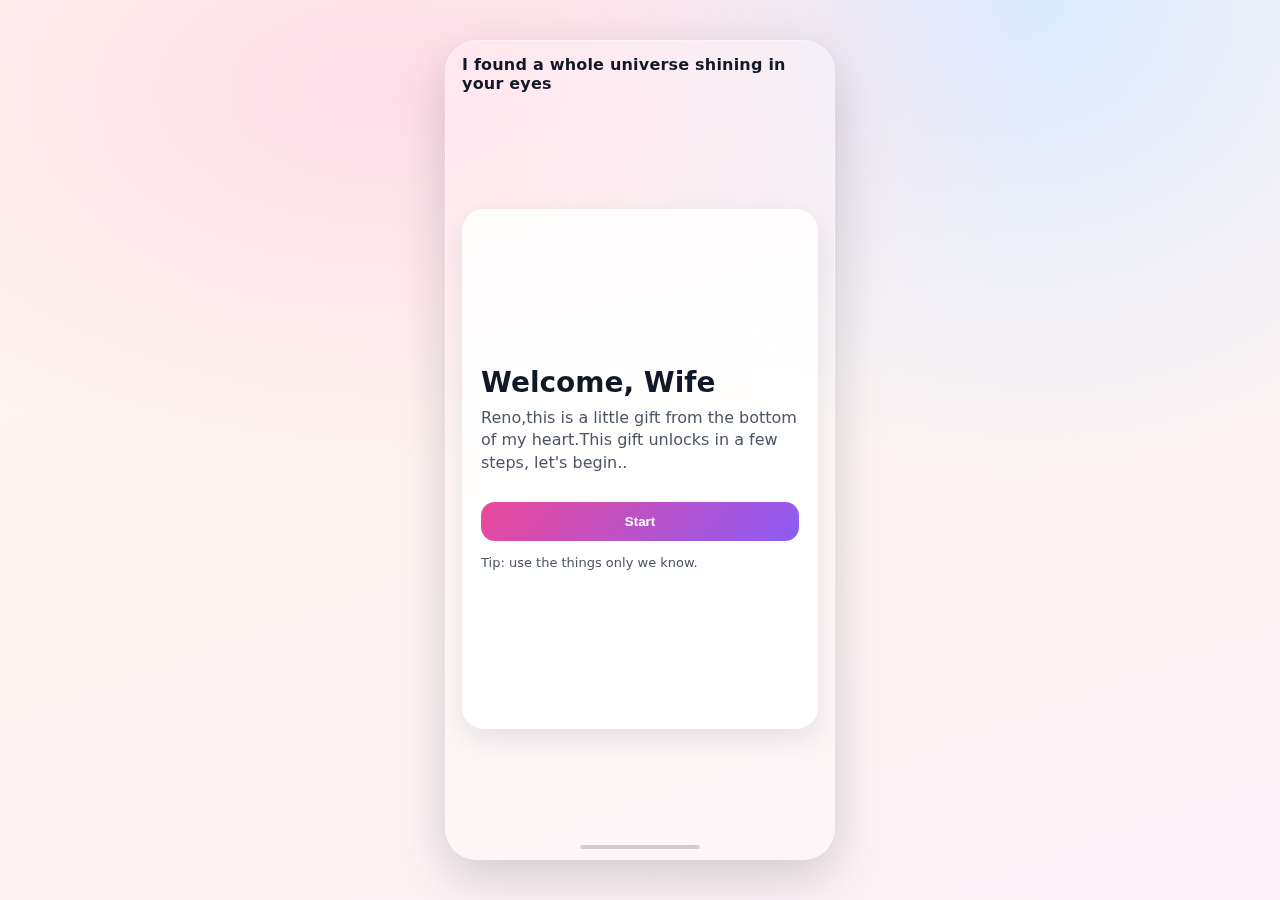
<file: index.html>
<!doctype html>
<html lang="en">
<head>
  <meta charset="UTF-8" />
  <meta name="viewport" content="width=device-width, initial-scale=1.0, viewport-fit=cover" />
  <!-- For iOS -->
<meta name="apple-mobile-web-app-capable" content="yes">
<meta name="apple-mobile-web-app-status-bar-style" content="black-translucent">
<meta name="apple-mobile-web-app-title" content="For Reine">

<!-- For Android -->
<meta name="mobile-web-app-capable" content="yes">
<meta name="theme-color" content="#ec4899">

<!-- Link to manifest -->
<link rel="manifest" href="manifest.json">

<!-- Apple Touch Icon -->
<link rel="apple-touch-icon" href="assets/icons/apple-touch-icon.png">
  <title>For Reine</title>
  <link rel="stylesheet" href="assets/css/style.css" />
</head>
<body>
  <main class="app" aria-label="Gift app">
    <div class="phone" role="application" aria-label="Gift for Reine">
      <div class="bgParticles" id="bgParticles" aria-hidden="true"></div>
      <div class="unlockOverlay" id="unlockOverlay" aria-hidden="true">
        <div class="unlockHearts" id="unlockHearts" aria-hidden="true"></div>
        <div class="neonWall" id="neonWall" aria-hidden="true"></div>
      </div>

      <header class="topbar">
        <div class="topbar__title" id="topbarTitle">I found a whole universe shining in your eyes</div>
        <button class="topbar__ghost" id="resetBtn" type="button" aria-label="Reset" hidden>Reset</button>
      </header>

      <section class="screen centered is-active" id="screen-welcome" aria-labelledby="welcomeTitle">
        <div class="card">
          <h1 class="h1" id="welcomeTitle">Welcome, Wife </h1>
          <p class="sub">Reno,this is a little gift from the bottom of my heart.This gift unlocks in a few steps, let's begin.. </p>

          <div class="actions">
            <button class="btn btn-primary" id="startBtn" type="button">Start</button>
          </div>

          <p class="hint">Tip: use the things only we know.</p>
        </div>
      </section>

      <section class="screen centered" id="screen-step1" aria-labelledby="step1Title">
        <div class="card">
          <div class="step">Step 1 of 3</div>
          <h2 class="h2" id="step1Title">If love was a name, what it will be ?</h2>
          <p class="sub">Type it exactly as you know it.</p>

          <label class="field">
            <span class="field__label">Name</span>
            <input class="input" id="nameInput" type="text" inputmode="text" autocomplete="off" placeholder="" />
          </label>

          <div class="error" id="nameError" role="status" aria-live="polite" hidden>wle ?. Try again ya haboul.</div>

          <div class="actions two">
            <button class="btn" id="refuseBtn" type="button">Refuse</button>
            <button class="btn btn-primary" id="nameNextBtn" type="button">Next</button>
          </div>
        </div>
      </section>

      <section class="screen centered" id="screen-step2" aria-labelledby="step2Title">
        <div class="card">
          <div class="step">Step 2 of 3</div>
          <h2 class="h2" id="step2Title">When is the fist time did you sleep as a taken?</h2>
          <p class="sub">Format: 12/3/2012 (or 12/12/2012)</p>

          <label class="field">
            <span class="field__label">Date</span>
            <input class="input" id="dateInput" type="text" inputmode="numeric" autocomplete="off" placeholder="DD/MM/YYYY" />
          </label>

          <div class="error" id="dateError" role="status" aria-live="polite" hidden>Diaan ma chtaghlna aa hal site. Try again wli.</div>

          <div class="actions two">
            <button class="btn" id="backTo1Btn" type="button">Back</button>
            <button class="btn btn-primary" id="dateNextBtn" type="button">Next</button>
          </div>
        </div>
      </section>

      <section class="screen centered" id="screen-step3" aria-labelledby="step3Title">
        <div class="card">
          <div class="step">Step 3 of 3</div>
          <h2 class="h2" id="step3Title">Our secret number </h2>
          <p class="sub">The first number you think of ;) .</p>

          <label class="field">
            <span class="field__label">Number</span>
            <input class="input" id="numInput" type="password" inputmode="numeric" autocomplete="off" placeholder="" />
          </label>

          <div class="error" id="numError" role="status" aria-live="polite" hidden>Renooo fakre shwe ts2. Try again.</div>

          <div class="actions two">
            <button class="btn" id="backTo2Btn" type="button">Back</button>
            <button class="btn btn-primary" id="unlockBtn" type="button">Unlock</button>
          </div>
        </div>
      </section>

      <section class="screen centered" id="screen-refuse" aria-labelledby="refuseTitle">
        <div class="card">
          <h2 class="h2" id="refuseTitle">Okay.</h2>
          <p class="sub">This gift stays locked until you’re ready.</p>
          <div class="actions">
            <button class="btn btn-primary" id="tryAgainBtn" type="button">Try again</button>
          </div>
        </div>
      </section>

      <section class="screen" id="screen-gift" aria-labelledby="giftTitle">
        <div class="libraryHead" aria-label="Library header">
          <div class="libraryHead__title">Library</div>
          <div class="libraryHead__row">
            <a class="libraryHead__link" href="games.html">Games</a>
          </div>
          <div class="libraryHead__scan">if you are SCAN ME ;)  send me a message on rodolph2005@gmail,com</div>
        </div>

        <div class="card card--hero">
          <h2 class="h2" id="giftTitle">So this is realy Renoooo, this is for you babe</h2>
          <p class="sub">I love you for a thousand years. I’m so grateful for you albee. Scroll and explore a bit of my lovee.</p>
        </div>

        <section class="mix" aria-label="Memories">
          <div class="mix__head">
            <div class="panel__title">Photos & Videos</div>
            <p class="panel__sub">Drop files into <code>assets/img/photos/</code> and <code>assets/video/</code>, then list them in <code>assets/js/app.js</code>.</p>
          </div>

          <div class="mix__feed" id="mixFeed" aria-label="Mixed feed"></div>
        </section>

        <div class="lightbox" id="lightbox" aria-hidden="true">
          <button class="lightbox__close" id="lightboxClose" type="button" aria-label="Close">×</button>
          <button class="lightbox__nav" id="lightboxPrev" type="button" aria-label="Previous">‹</button>
          <figure class="lightbox__figure">
            <img class="lightbox__img" id="lightboxImg" alt="" />
            <figcaption class="lightbox__caption" id="lightboxCaption"></figcaption>
          </figure>
          <button class="lightbox__nav" id="lightboxNext" type="button" aria-label="Next">›</button>
        </div>
      </section>

      <footer class="bottombar" aria-label="Footer">
        <div class="bottombar__dot"></div>
      </footer>
    </div>
  </main>

  <script src="assets/js/app.js"></script>
</body>
</html>
</file>
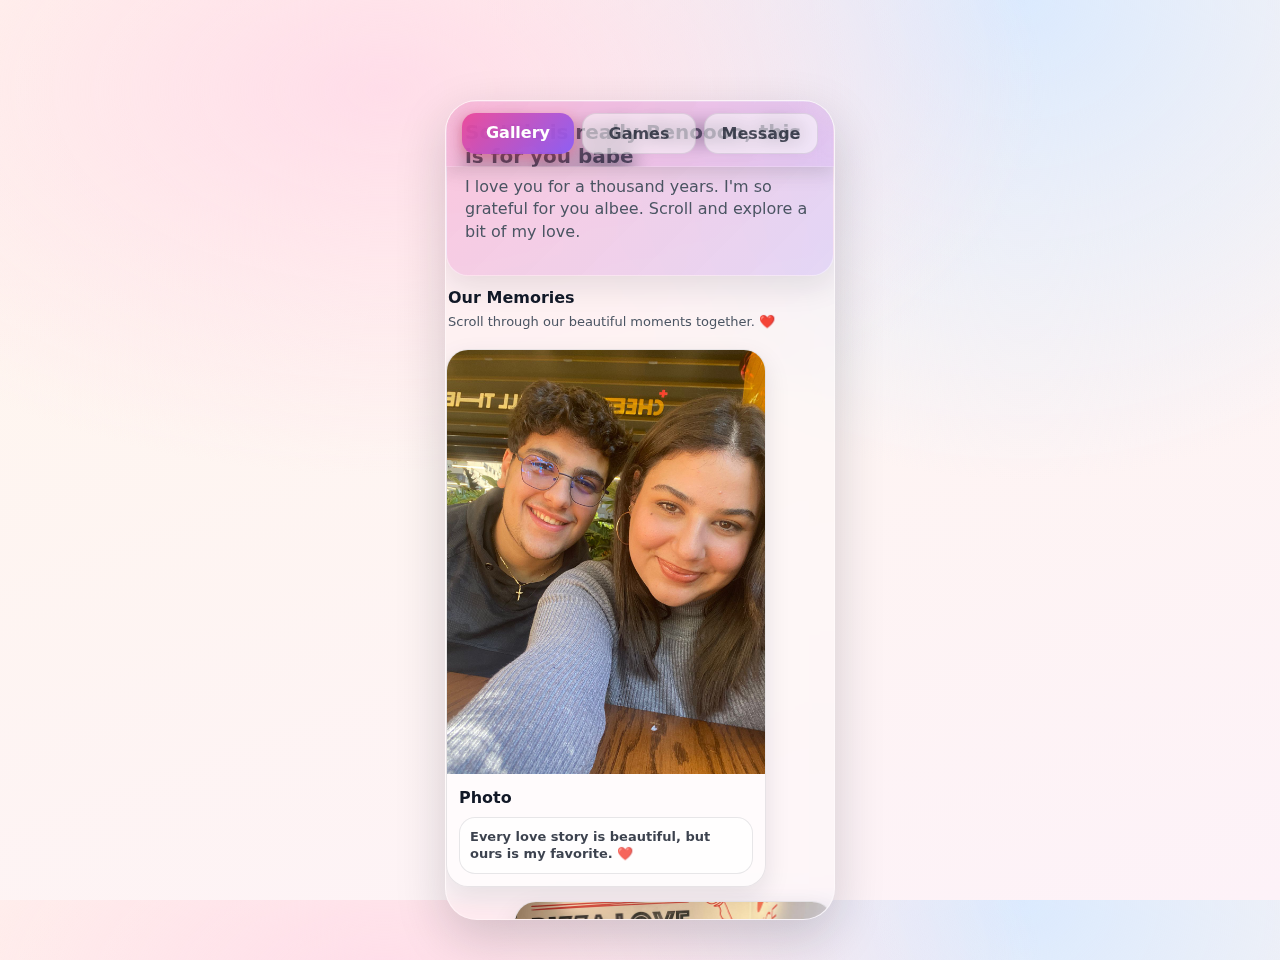
<file: gallery.html>
<!doctype html>
<html lang="en">
<head>
  <meta charset="UTF-8" />
  <meta name="viewport" content="width=device-width, initial-scale=1.0, viewport-fit=cover" />
  <title>Gallery | For Reine</title>
  <link rel="stylesheet" href="assets/css/style.css" />
  <!-- Mobile PWA meta tags -->
  <meta name="apple-mobile-web-app-capable" content="yes">
  <meta name="apple-mobile-web-app-status-bar-style" content="black-translucent">
  <meta name="apple-mobile-web-app-title" content="For Reine">
  <meta name="mobile-web-app-capable" content="yes">
  <meta name="theme-color" content="#ec4899">
  <link rel="manifest" href="manifest.json">
  <link rel="apple-touch-icon" href="assets/icons/apple-touch-icon.png">
   <style>
    /* FIXED HEADER STYLES */
    .gallery-nav {
      position: fixed;
      top: 0;
      left: 0;
      width: 100%;
      z-index: 1000;
      display: flex;
      gap: 8px;
      padding: 12px 16px;
      /* CHANGE THIS LINE - Remove white background */
      background: transparent;
      /* Or if you want a semi-transparent dark background like other pages, use: */
      /* background: rgba(0, 0, 0, 0.3); */
      backdrop-filter: blur(10px);
      border-bottom: 1px solid rgba(255, 255, 255, 0.2);
      box-shadow: 0 4px 20px rgba(0, 0, 0, 0.15);
    }

    .gallery-nav__link {
      flex: 1;
      text-align: center;
      padding: 10px 12px;
      border-radius: 14px;
      text-decoration: none;
      font-weight: 900;
      color: rgba(17, 24, 39, 0.75);
      background: rgba(255, 255, 255, 0.55);
      border: 1px solid rgba(17, 24, 39, 0.1);
      transition: all 0.2s ease;
    }

    .gallery-nav__link:hover {
      transform: translateY(-1px);
      box-shadow: 0 4px 12px rgba(17, 24, 39, 0.1);
    }

    .gallery-nav__link.is-active {
      border: 0;
      color: white;
      background: linear-gradient(135deg, rgba(236, 72, 153, 0.95), rgba(139, 92, 246, 0.95));
    }

    /* Add padding to body to account for fixed header */
    body {
      padding-top: 60px;
    }

    /* HEARTS AND ROSES BACKGROUND STYLES */
    .bgParticles {
      position: fixed;
      top: 0;
      left: 0;
      width: 100%;
      height: 100%;
      pointer-events: none;
      z-index: -1;
      overflow: hidden;
    }

    .bgParticle {
      position: absolute;
      top: 110%;
      left: var(--x, 50%);
      font-size: var(--size, 20px);
      opacity: 0.8;
      animation: floatUp var(--dur, 6s) ease-in forwards;
      animation-delay: var(--delay, 0s);
      will-change: transform, opacity;
      filter: drop-shadow(0 2px 4px rgba(0, 0, 0, 0.1));
    }

    @keyframes floatUp {
      0% {
        transform: translateY(0) translateX(0) rotate(0deg);
        opacity: 0;
      }
      10% {
        opacity: 0.8;
      }
      90% {
        opacity: 0.6;
      }
      100% {
        transform: translateY(calc(-100vh - 100px)) translateX(var(--drift, 0)) rotate(var(--rot, 0));
        opacity: 0;
      }
    }

    /* Adjust phone container for fixed header */
    .phone {
      position: relative;
      z-index: 1;
    }

    /* Fix for gallery screen spacing */
    .gallery-screen {
      margin-top: 0;
      padding-top: 0;
    }
  </style>
</head>
<body>
  <main class="app" aria-label="Gallery">
    <div class="phone" role="application" aria-label="Gallery for Reine">
      <!-- Background hearts and roses particles -->
      <div class="bgParticles" id="bgParticles" aria-hidden="true"></div>

      <!-- Fixed navigation header -->
      <nav class="gallery-nav" aria-label="Main navigation">
        <a href="gallery.html" class="gallery-nav__link is-active">Gallery</a>
        <a href="games.html" class="gallery-nav__link">Games</a>
        <a href="message.html" class="gallery-nav__link">Message</a>
      </nav>

      <section class="gallery-screen" id="gallery-content" aria-labelledby="giftTitle">
        <!-- The rest of your gallery.html content remains exactly the same -->
        <div class="card card--hero">
          <h2 class="h2" id="giftTitle">So this is really Renoooo, this is for you babe</h2>
          <p class="sub">I love you for a thousand years. I'm so grateful for you albee. Scroll and explore a bit of my love.</p>
        </div>

       <section class="mix" aria-label="Memories">
  <div class="mix__head">
    <div class="panel__title">Our Memories</div>
    <p class="panel__sub">Scroll through our beautiful moments together. ❤️</p>
  </div>

          <div class="mix__feed" id="mixFeed" aria-label="Mixed feed">
            <!-- Content will be populated by JavaScript -->
          </div>
        </section>

        <div class="lightbox" id="lightbox" aria-hidden="true">
          <button class="lightbox__close" id="lightboxClose" type="button" aria-label="Close">×</button>
          <button class="lightbox__nav" id="lightboxPrev" type="button" aria-label="Previous">‹</button>
          <figure class="lightbox__figure">
            <img class="lightbox__img" id="lightboxImg" alt="" />
            <figcaption class="lightbox__caption" id="lightboxCaption"></figcaption>
          </figure>
          <button class="lightbox__nav" id="lightboxNext" type="button" aria-label="Next">›</button>
        </div>
      </section>

      <footer class="bottombar" aria-label="Footer">
        <div class="bottombar__dot"></div>
      </footer>
    </div>
  </main>

  <script>
    (() => {
      // Ensure page starts at top
      window.scrollTo(0, 0);
      document.documentElement.scrollTop = 0;

      // Copy the photos and videos arrays from app.js
        const photos = [
    { src: 'assets/img/photos/1.jpeg', caption: 'Every love story is beautiful, but ours is my favorite. ❤️' },
    { src: 'assets/img/photos/2.jpeg', caption: 'In your eyes, I found my home. 🏡' },
    { src: 'assets/img/photos/3.jpeg', caption: 'You are my today and all of my tomorrows. 🌅' },
    { src: 'assets/img/photos/4.jpeg', caption: 'My heart is and always will be yours. 💓' },
    { src: 'assets/img/photos/5.jpeg', caption: 'I love you more than I have ever found a way to say to you. 💌' },
    { src: 'assets/img/photos/6.jpeg', caption: 'You are my sun, my moon, and all my stars. 🌟' },
    { src: 'assets/img/photos/7.jpeg', caption: 'Forever is a long time, but I wouldn\'t mind spending it by your side. ⏳' },
    { src: 'assets/img/photos/8.jpeg', caption: 'I saw that you were perfect, and so I loved you. Then I saw that you were not perfect and I loved you even more. 💖' },
    { src: 'assets/img/photos/9.jpeg', caption: 'You\'re the butter to my bread, the breath to my life. 🍞' },
    { src: 'assets/img/photos/10.jpeg', caption: 'I choose you. And I\'ll choose you over and over and over. Without pause, without a doubt, in a heartbeat. I\'ll keep choosing you. 💝' },
    { src: 'assets/img/photos/11.jpeg', caption: 'You are my paradise and I\'d happily get stranded on you for a lifetime. 🏝️' },
    { src: 'assets/img/photos/12.jpeg', caption: 'I love you not only for what you are, but for what I am when I am with you. 🌹' },
    { src: 'assets/img/photos/13.jpeg', caption: 'If I had a flower for every time I thought of you, I could walk through my garden forever. 🌷' },
    { src: 'assets/img/photos/14.jpeg', caption: 'You are the poem I never knew how to write and this life is the story I have always wanted to tell. 📖' },
    { src: 'assets/img/photos/15.jpeg', caption: 'I never want to stop making memories with you. 📸' },
    { src: 'assets/img/photos/16.jpeg', caption: 'Your love is all I need to feel complete. ✨' },
    { src: 'assets/img/photos/17.jpeg', caption: 'Every moment with you is like a beautiful dream come true. 💭' },
    { src: 'assets/img/photos/18.jpeg', caption: 'You are my greatest adventure. 🗺️' },
    { src: 'assets/img/photos/19.jpeg', caption: 'Loving you is the best thing that ever happened to me. 💫' },
    { src: 'assets/img/photos/20.jpeg', caption: 'You make my heart smile. 😊' },
    { src: 'assets/img/photos/21.jpeg', caption: 'I fell in love with you because of the million things you never knew you were doing. 🥰' },
    { src: 'assets/img/photos/22.jpeg', caption: 'My love for you is a journey starting at forever and ending at never. ♾️' }
  ];
      const videos = [];

      const mixFeed = document.getElementById('mixFeed');
      const lightbox = document.getElementById('lightbox');
      const lightboxImg = document.getElementById('lightboxImg');
      const lightboxCaption = document.getElementById('lightboxCaption');
      const lightboxClose = document.getElementById('lightboxClose');
      const lightboxPrev = document.getElementById('lightboxPrev');
      const lightboxNext = document.getElementById('lightboxNext');

      let activePhotoIndex = 0;

      function renderMixFeed() {
        if (!mixFeed) return;
        mixFeed.innerHTML = '';

        const hasAny = photos.length || videos.length;
        if (!hasAny) {
          const p = document.createElement('div');
          p.className = 'card';
          p.textContent = 'Add photos to assets/img/photos/ and videos to assets/video/, then list them in assets/js/app.js (photos/videos arrays).';
          mixFeed.appendChild(p);
          return;
        }

        const maxLen = Math.max(photos.length, videos.length);
        const feed = [];
        for (let i = 0; i < maxLen; i++) {
          if (photos[i]) feed.push({ kind: 'photo', index: i, ...photos[i] });
          if (videos[i]) feed.push({ kind: 'video', index: i, ...videos[i] });
        }

        const floatClasses = ['floatA', 'floatB', 'floatC'];

        feed.forEach((item, i) => {
          const row = document.createElement('article');
          row.className = `mixItem ${i % 2 === 0 ? 'is-left' : 'is-right'}`;

          const card = document.createElement('div');
          card.className = `mixCard ${floatClasses[i % floatClasses.length]}`;

          const media = document.createElement('div');
          media.className = 'mixCard__media';

          if (item.kind === 'photo') {
            const btn = document.createElement('button');
            btn.type = 'button';
            btn.style.padding = '0';
            btn.style.border = '0';
            btn.style.background = 'transparent';
            btn.style.width = '100%';
            btn.addEventListener('click', () => openLightbox(item.index));

            const img = document.createElement('img');
            img.src = item.src;
            img.alt = item.caption || `Photo ${item.index + 1}`;
            img.loading = 'lazy';

            btn.appendChild(img);
            media.appendChild(btn);
          } else {
            const v = document.createElement('video');
            v.controls = true;
            v.preload = 'metadata';
            v.src = item.src;
            media.appendChild(v);
          }

          const body = document.createElement('div');
          body.className = 'mixCard__body';

          const title = document.createElement('p');
          title.className = 'mixCard__title';
          title.textContent = item.kind === 'video' ? (item.title || 'Video') : 'Photo';

          body.appendChild(title);

          const messageWrap = document.createElement('div');
          messageWrap.className = 'mixCard__message';

          const message = document.createElement('p');
          message.className = 'mixCard__messageText';
          message.textContent = item.message || item.caption || '';

          messageWrap.appendChild(message);
          body.appendChild(messageWrap);

          card.appendChild(media);
          card.appendChild(body);
          row.appendChild(card);
          mixFeed.appendChild(row);
        });
      }

      function openLightbox(idx) {
        activePhotoIndex = idx;
        updateLightbox();
        lightbox.classList.add('is-open');
        lightbox.setAttribute('aria-hidden', 'false');
      }

      function closeLightbox() {
        lightbox.classList.remove('is-open');
        lightbox.setAttribute('aria-hidden', 'true');
      }

      function updateLightbox() {
        const item = photos[activePhotoIndex];
        if (!item) return;
        lightboxImg.src = item.src;
        lightboxImg.alt = item.caption || `Photo ${activePhotoIndex + 1}`;
        lightboxCaption.textContent = item.caption || '';
      }

      function prevPhoto() {
        if (!photos.length) return;
        activePhotoIndex = (activePhotoIndex - 1 + photos.length) % photos.length;
        updateLightbox();
      }

      function nextPhoto() {
        if (!photos.length) return;
        activePhotoIndex = (activePhotoIndex + 1) % photos.length;
        updateLightbox();
      }

      // Event listeners for lightbox
      lightboxClose.addEventListener('click', closeLightbox);
      lightboxPrev.addEventListener('click', prevPhoto);
      lightboxNext.addEventListener('click', nextPhoto);

      lightbox.addEventListener('click', (e) => {
        if (e.target === lightbox) closeLightbox();
      });

      document.addEventListener('keydown', (e) => {
        if (!lightbox.classList.contains('is-open')) return;
        if (e.key === 'Escape') closeLightbox();
        if (e.key === 'ArrowLeft') prevPhoto();
        if (e.key === 'ArrowRight') nextPhoto();
      });

      // Start background particles with enhanced emojis
      function spawnBgParticle() {
        const bgParticles = document.getElementById('bgParticles');
        if (!bgParticles) return;
        if (window.matchMedia && window.matchMedia('(prefers-reduced-motion: reduce)').matches) return;

        const el = document.createElement('span');
        el.className = 'bgParticle';

        // Enhanced emoji selection with more variety
        const heartEmojis = ['❤️', '💙', '🖤',  '❣️', '💕', '💞', '💓', '💗', '💖', '💘', '💝', '💟', '♥️', '🔥', '💌'];
        const roseEmojis = ['🌹', '🌸', '💐', '🌺', '🌷', '🌼'];
        const allEmojis = [...heartEmojis, ...roseEmojis];
        
        const pick = Math.random();
        el.textContent = allEmojis[Math.floor(Math.random() * allEmojis.length)];

        const x = Math.random() * 100;
        const size = 14 + Math.random() * 20;
        const dur = 5.5 + Math.random() * 5.5;
        const drift = (-16 + Math.random() * 32).toFixed(2) + 'px';
        const rot = (-18 + Math.random() * 36).toFixed(2) + 'deg';

        el.style.setProperty('--x', x.toFixed(2) + '%');
        el.style.setProperty('--size', size.toFixed(0) + 'px');
        el.style.setProperty('--dur', dur.toFixed(2) + 's');
        el.style.setProperty('--drift', drift);
        el.style.setProperty('--rot', rot);

        bgParticles.appendChild(el);

        window.setTimeout(() => {
          el.remove();
        }, Math.ceil(dur * 1000) + 200);
      }

      function startParticles() {
        const bgParticles = document.getElementById('bgParticles');
        if (!bgParticles) return;
        for (let i = 0; i < 8; i++) spawnBgParticle();
        window.setInterval(spawnBgParticle, 420);
      }

      // Initialize everything
      renderMixFeed();
      startParticles();
    })();
  </script>
</body>

</html>
</file>
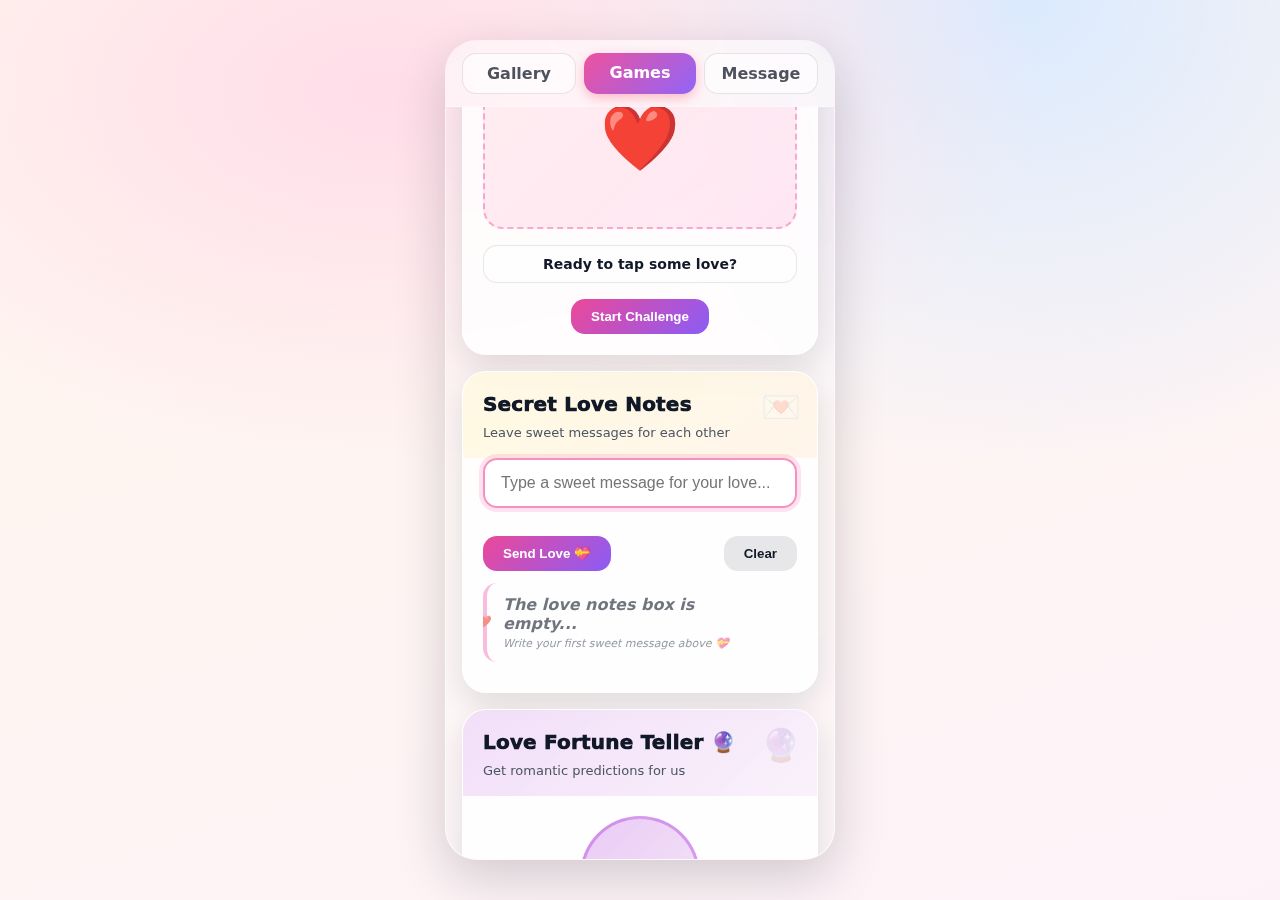
<file: games.html>
<!doctype html>
<html lang="en">
<head>
  <meta charset="UTF-8" />
  <meta name="viewport" content="width=device-width, initial-scale=1.0, viewport-fit=cover" />
  <title>Games for Us</title>
  <link rel="stylesheet" href="assets/css/style.css" />
  <!-- Mobile PWA meta tags -->
  <meta name="apple-mobile-web-app-capable" content="yes">
  <meta name="apple-mobile-web-app-status-bar-style" content="black-translucent">
  <meta name="apple-mobile-web-app-title" content="For Reine">
  <meta name="mobile-web-app-capable" content="yes">
  <meta name="theme-color" content="#ec4899">
  <link rel="manifest" href="manifest.json">
  <link rel="apple-touch-icon" href="assets/icons/apple-touch-icon.png">
  <style>
    .gamesApp{min-height:100svh; display:grid; place-items:center; padding:18px}
    .gamesPhone{width:min(390px, 100%); height:100svh; max-height:820px; border-radius:32px; background: rgba(255,255,255,.25); box-shadow: var(--shadow); border:1px solid rgba(255,255,255,.35); backdrop-filter: blur(10px); overflow:hidden; display:flex; flex-direction:column}
    
    /* Navigation styles - matching gallery.html */
    .gallery-nav {
      display: flex;
      gap: 8px;
      padding: 12px 16px;
      position: relative;
      z-index: 2;
      background: rgba(255, 255, 255, 0.25);
      backdrop-filter: blur(10px);
      border-bottom: 1px solid rgba(255, 255, 255, 0.35);
    }

    .gallery-nav__link {
      flex: 1;
      text-align: center;
      padding: 10px 12px;
      border-radius: 14px;
      text-decoration: none;
      font-weight: 900;
      color: rgba(17, 24, 39, 0.75);
      background: rgba(255, 255, 255, 0.55);
      border: 1px solid rgba(17, 24, 39, 0.1);
      transition: all 0.2s ease;
    }

    .gallery-nav__link:hover {
      transform: translateY(-1px);
      box-shadow: 0 4px 12px rgba(17, 24, 39, 0.1);
    }

    .gallery-nav__link.is-active {
      border: 0;
      color: white;
      background: linear-gradient(135deg, rgba(236, 72, 153, 0.95), rgba(139, 92, 246, 0.95));
    }

    .gamesScreen{flex:1; overflow:auto; padding:14px 16px 18px}

    /* Games grid layout */
    .gamesGrid {
      display: grid;
      grid-template-columns: 1fr;
      gap: 16px;
      margin-top: 16px;
    }

    /* Each game card */
    .gameCard {
      border-radius: 24px;
      overflow: hidden;
      background: var(--card);
      border: 1px solid rgba(255, 255, 255, 0.45);
      box-shadow: 0 12px 32px rgba(17, 24, 39, 0.12);
      transition: all 0.3s ease;
      position: relative;
    }

    .gameCard:hover {
      transform: translateY(-4px);
      box-shadow: 0 18px 42px rgba(17, 24, 39, 0.18);
    }

    .gameCard__header {
      padding: 20px 20px 16px;
      position: relative;
      overflow: hidden;
    }

    .gameCard__title {
      font-size: 20px;
      font-weight: 950;
      margin: 0 0 8px;
      color: var(--text);
      letter-spacing: 0.2px;
    }

    .gameCard__subtitle {
      font-size: 13px;
      color: var(--muted);
      line-height: 1.4;
      margin: 0;
    }

    .gameCard__icon {
      position: absolute;
      top: 16px;
      right: 16px;
      font-size: 32px;
      opacity: 0.15;
    }

    /* Game 1: Tic-Tac-Toe - Heart vs Rose theme */
    .gameCard--tictactoe .gameCard__header {
      background: linear-gradient(135deg, rgba(236, 72, 153, 0.12), rgba(139, 92, 246, 0.08));
    }

    .gameCard--tictactoe .gameCard__icon {
      color: #ec4899;
    }

    .gameCard__content {
      padding: 0 20px 20px;
    }

    .t3Grid {
      display: grid;
      grid-template-columns: repeat(3, 1fr);
      gap: 10px;
      margin: 12px 0;
    }

    .t3Cell {
      aspect-ratio: 1/1;
      border-radius: 16px;
      border: 2px solid rgba(236, 72, 153, 0.3);
      background: rgba(255, 255, 255, 0.7);
      font-size: 36px;
      font-weight: 900;
      cursor: pointer;
      transition: all 0.2s ease;
      display: flex;
      align-items: center;
      justify-content: center;
    }

    .t3Cell:hover:not(:disabled) {
      background: rgba(255, 255, 255, 0.9);
      border-color: rgba(236, 72, 153, 0.6);
      transform: scale(1.05);
    }

    .t3Cell:disabled {
      cursor: not-allowed;
      opacity: 0.9;
    }

    .t3Cell.heart { color: #ec4899; text-shadow: 0 2px 8px rgba(236, 72, 153, 0.3); }
    .t3Cell.rose { color: #8b5cf6; text-shadow: 0 2px 8px rgba(139, 92, 246, 0.3); }

    .gameControls {
      display: flex;
      justify-content: space-between;
      align-items: center;
      margin-top: 16px;
    }

    .gameControls.center {
      justify-content: center;
      gap: 10px;
    }

    .gameStatus {
      font-weight: 900;
      font-size: 14px;
      color: var(--text);
      padding: 10px 16px;
      border-radius: 14px;
      background: rgba(255, 255, 255, 0.6);
      border: 1px solid rgba(17, 24, 39, 0.1);
      min-width: 140px;
      text-align: center;
    }

    .gameStatus.heart-turn { color: #ec4899; border-color: rgba(236, 72, 153, 0.3); }
    .gameStatus.rose-turn { color: #8b5cf6; border-color: rgba(139, 92, 246, 0.3); }

    .btn-game {
      padding: 10px 20px;
      border-radius: 14px;
      border: 0;
      background: linear-gradient(135deg, var(--accent), var(--accent2));
      color: white;
      font-weight: 900;
      cursor: pointer;
      transition: all 0.2s ease;
    }

    .btn-game:hover {
      transform: translateY(-2px);
      box-shadow: 0 6px 16px rgba(236, 72, 153, 0.3);
    }

    .btn-game.secondary {
      background: rgba(17, 24, 39, 0.1);
      color: var(--text);
    }

    /* Game 2: Love Memory Match */
    .gameCard--memory .gameCard__header {
      background: linear-gradient(135deg, rgba(255, 182, 193, 0.15), rgba(255, 105, 180, 0.1));
    }

    .gameCard--memory .gameCard__icon {
      color: #ff69b4;
    }

    .memoryGrid {
      display: grid;
      grid-template-columns: repeat(4, 1fr);
      gap: 10px;
      margin: 12px 0;
    }

    .memoryCard {
      aspect-ratio: 1/1;
      border-radius: 14px;
      background: linear-gradient(135deg, rgba(255, 182, 193, 0.3), rgba(255, 105, 180, 0.2));
      border: 2px solid rgba(255, 255, 255, 0.4);
      display: flex;
      align-items: center;
      justify-content: center;
      font-size: 24px;
      cursor: pointer;
      transition: all 0.3s ease;
      transform-style: preserve-3d;
      position: relative;
    }

    .memoryCard.flipped {
      background: rgba(255, 255, 255, 0.9);
      border-color: rgba(236, 72, 153, 0.4);
      transform: rotateY(180deg);
    }

    .memoryCard.matched {
      background: linear-gradient(135deg, rgba(236, 72, 153, 0.3), rgba(139, 92, 246, 0.3));
      border-color: rgba(236, 72, 153, 0.6);
      cursor: default;
    }

    .memoryCard__front,
    .memoryCard__back {
      position: absolute;
      width: 100%;
      height: 100%;
      backface-visibility: hidden;
      display: flex;
      align-items: center;
      justify-content: center;
      border-radius: 12px;
    }

    .memoryCard__front {
      background: linear-gradient(135deg, rgba(255, 182, 193, 0.3), rgba(255, 105, 180, 0.2));
      color: rgba(17, 24, 39, 0.7);
      font-size: 20px;
      font-weight: 900;
    }

    .memoryCard__back {
      background: rgba(255, 255, 255, 0.95);
      transform: rotateY(180deg);
      font-size: 26px;
    }

    /* Game 3: Love Messages */
    .gameCard--messages .gameCard__header {
      background: linear-gradient(135deg, rgba(255, 215, 0, 0.1), rgba(255, 140, 0, 0.08));
    }

    .gameCard--messages .gameCard__icon {
      color: #ff8c00;
    }

    .messageInput {
      width: 100%;
      border-radius: 14px;
      border: 2px solid rgba(236, 72, 153, 0.3);
      background: rgba(255, 255, 255, 0.8);
      padding: 14px 16px;
      font-size: 16px;
      outline: none;
      margin-bottom: 12px;
      transition: all 0.2s ease;
    }

    .messageInput:focus {
      border-color: rgba(236, 72, 153, 0.6);
      box-shadow: 0 0 0 4px rgba(236, 72, 153, 0.15);
    }

    .loveMessages {
      max-height: 200px;
      overflow-y: auto;
      margin-top: 12px;
      padding-right: 8px;
    }

    .loveMessage {
      background: rgba(255, 255, 255, 0.7);
      border-radius: 14px;
      padding: 12px 16px;
      margin-bottom: 10px;
      border-left: 4px solid rgba(236, 72, 153, 0.6);
      position: relative;
      animation: fadeIn 0.5s ease;
    }

    .loveMessage:before {
      content: '❤️';
      position: absolute;
      left: -12px;
      top: 50%;
      transform: translateY(-50%);
      font-size: 12px;
    }

    /* NEW GAME: Love Timer */
    .gameCard--timer .gameCard__header {
      background: linear-gradient(135deg, rgba(0, 150, 255, 0.1), rgba(100, 200, 255, 0.08));
    }

    .gameCard--timer .gameCard__icon {
      color: #0096ff;
    }

    .timerDisplay {
      font-size: 48px;
      font-weight: 950;
      text-align: center;
      margin: 20px 0;
      color: var(--text);
      text-shadow: 0 2px 8px rgba(0, 150, 255, 0.2);
    }

    .timerLabel {
      text-align: center;
      font-weight: 800;
      color: var(--muted);
      margin-bottom: 16px;
    }

    .timerButtons {
      display: flex;
      gap: 10px;
      justify-content: center;
      flex-wrap: wrap;
    }

    /* NEW GAME: Heart Tap Challenge */
    .gameCard--tap .gameCard__header {
      background: linear-gradient(135deg, rgba(255, 50, 50, 0.12), rgba(255, 100, 100, 0.08));
    }

    .gameCard--tap .gameCard__icon {
      color: #ff3232;
    }

    .tapArea {
      height: 180px;
      border-radius: 20px;
      background: linear-gradient(135deg, rgba(255, 182, 193, 0.2), rgba(255, 105, 180, 0.15));
      border: 2px dashed rgba(236, 72, 153, 0.4);
      display: flex;
      align-items: center;
      justify-content: center;
      margin: 16px 0;
      cursor: pointer;
      transition: all 0.2s ease;
      position: relative;
      overflow: hidden;
    }

    .tapArea.active {
      background: linear-gradient(135deg, rgba(255, 182, 193, 0.3), rgba(255, 105, 180, 0.25));
      border-color: rgba(236, 72, 153, 0.6);
    }

    .tapArea:hover {
      transform: scale(1.02);
    }

    .tapHeart {
      font-size: 64px;
      animation: pulse 1.5s infinite;
      cursor: pointer;
      user-select: none;
    }

    @keyframes pulse {
      0% { transform: scale(1); }
      50% { transform: scale(1.1); }
      100% { transform: scale(1); }
    }

    .tapStats {
      display: flex;
      justify-content: space-around;
      margin: 16px 0;
    }

    /* NEW GAME: Love Fortune */
    .gameCard--fortune .gameCard__header {
      background: linear-gradient(135deg, rgba(148, 0, 211, 0.12), rgba(186, 85, 211, 0.08));
    }

    .gameCard--fortune .gameCard__icon {
      color: #9400d3;
    }

    .fortuneButton {
      width: 120px;
      height: 120px;
      border-radius: 50%;
      background: linear-gradient(135deg, rgba(148, 0, 211, 0.2), rgba(186, 85, 211, 0.15));
      border: 3px solid rgba(148, 0, 211, 0.3);
      display: flex;
      align-items: center;
      justify-content: center;
      margin: 20px auto;
      cursor: pointer;
      transition: all 0.3s ease;
      font-size: 32px;
    }

    .fortuneButton:hover {
      transform: scale(1.1) rotate(15deg);
      border-color: rgba(148, 0, 211, 0.6);
    }

    .fortuneResult {
      background: rgba(255, 255, 255, 0.8);
      border-radius: 16px;
      padding: 16px;
      margin-top: 16px;
      text-align: center;
      min-height: 80px;
      display: flex;
      align-items: center;
      justify-content: center;
      border: 2px solid rgba(148, 0, 211, 0.2);
    }

    /* NEW GAME: Our Song Player */
    .gameCard--music .gameCard__header {
      background: linear-gradient(135deg, rgba(0, 200, 83, 0.12), rgba(76, 175, 80, 0.08));
    }

    .gameCard--music .gameCard__icon {
      color: #00c853;
    }

    .musicPlayer {
      text-align: center;
    }

    .musicCover {
      width: 120px;
      height: 120px;
      border-radius: 20px;
      background: linear-gradient(135deg, #ec4899, #8b5cf6);
      margin: 0 auto 16px;
      display: flex;
      align-items: center;
      justify-content: center;
      font-size: 40px;
      color: white;
      box-shadow: 0 8px 24px rgba(0, 0, 0, 0.2);
    }

    .musicTitle {
      font-weight: 950;
      font-size: 18px;
      margin-bottom: 4px;
    }

    .musicArtist {
      color: var(--muted);
      font-size: 14px;
      margin-bottom: 16px;
    }

    .musicControls {
      display: flex;
      justify-content: center;
      gap: 20px;
      margin-top: 16px;
    }

    .musicBtn {
      width: 50px;
      height: 50px;
      border-radius: 50%;
      background: linear-gradient(135deg, var(--accent), var(--accent2));
      border: none;
      color: white;
      font-size: 20px;
      cursor: pointer;
      display: flex;
      align-items: center;
      justify-content: center;
    }

    /* Common animations */
    @keyframes fadeIn {
      from { opacity: 0; transform: translateY(10px); }
      to { opacity: 1; transform: translateY(0); }
    }

    /* Romantic touches */
    .romanticNote {
      text-align: center;
      margin: 24px 0 16px;
      padding: 16px;
      border-radius: 18px;
      background: linear-gradient(135deg, rgba(255, 182, 193, 0.15), rgba(255, 105, 180, 0.1));
      border: 1px solid rgba(255, 255, 255, 0.4);
      position: relative;
      overflow: hidden;
    }

    .romanticNote:before {
      content: '💖';
      position: absolute;
      top: -10px;
      right: -10px;
      font-size: 40px;
      opacity: 0.1;
    }

    .romanticNote p {
      margin: 0;
      font-weight: 800;
      color: var(--text);
      line-height: 1.5;
    }

    .romanticNote small {
      display: block;
      margin-top: 8px;
      font-size: 12px;
      color: var(--muted);
      font-weight: 700;
    }

    /* Score display */
    .scoreDisplay {
      display: flex;
      justify-content: space-around;
      margin: 16px 0;
      padding: 12px;
      border-radius: 18px;
      background: rgba(255, 255, 255, 0.6);
      border: 1px solid rgba(17, 24, 39, 0.1);
    }

    .scoreItem {
      text-align: center;
    }

    .scoreLabel {
      font-size: 12px;
      font-weight: 800;
      color: var(--muted);
      margin-bottom: 4px;
    }

    .scoreValue {
      font-size: 24px;
      font-weight: 950;
      color: var(--text);
    }

    .scoreValue.heart { color: #ec4899; }
    .scoreValue.rose { color: #8b5cf6; }
  </style>
</head>
<body>
  <main class="app" aria-label="Games">
    <div class="gamesPhone" role="application" aria-label="Games for Us">
      <div class="bgParticles" id="bgParticles" aria-hidden="true"></div>

      <nav class="gallery-nav" aria-label="Main navigation">
        <a href="gallery.html" class="gallery-nav__link">Gallery</a>
        <a href="games.html" class="gallery-nav__link is-active">Games</a>
        <a href="message.html" class="gallery-nav__link">Message</a>
      </nav>

      <section class="gamesScreen">
        <div class="romanticNote">
          <p>Every game we play is another memory we make. ❤️</p>
          <small>For Reine & Rodolph - Where love always wins</small>
        </div>

        <div class="gamesGrid">
          <!-- Game 1: Romantic Tic-Tac-Toe -->
          <article class="gameCard gameCard--tictactoe floatA">
            <div class="gameCard__header">
              <h3 class="gameCard__title">Romantic Tic-Tac-Toe</h3>
              <p class="gameCard__subtitle">❤️ Heart vs 🌹 Rose - Our eternal battle</p>
              <div class="gameCard__icon">❤️</div>
            </div>
            <div class="gameCard__content">
              <div class="scoreDisplay">
                <div class="scoreItem">
                  <div class="scoreLabel">❤️ Heart</div>
                  <div class="scoreValue heart" id="heartScore">0</div>
                </div>
                <div class="scoreItem">
                  <div class="scoreLabel">🌹 Rose</div>
                  <div class="scoreValue rose" id="roseScore">0</div>
                </div>
                <div class="scoreItem">
                  <div class="scoreLabel">Draws</div>
                  <div class="scoreValue" id="drawScore">0</div>
                </div>
              </div>
              
              <div class="gameStatus heart-turn" id="t3Status">❤️ Your turn, my love</div>
              <div class="t3Grid" id="t3Grid"></div>
              <div class="gameControls">
                <button class="btn-game" id="t3Reset" type="button">New Game</button>
                <button class="btn-game secondary" id="t3Undo" type="button">Undo</button>
              </div>
            </div>
          </article>

          <!-- Game 2: Love Memory Match -->
          <article class="gameCard gameCard--memory floatB">
            <div class="gameCard__header">
              <h3 class="gameCard__title">Love Memory Match</h3>
              <p class="gameCard__subtitle">Find matching pairs of our love symbols</p>
              <div class="gameCard__icon">💞</div>
            </div>
            <div class="gameCard__content">
              <div class="gameStatus" id="memoryStatus">Find all matching pairs</div>
              <div class="memoryGrid" id="memoryGrid"></div>
              <div class="gameControls center">
                <button class="btn-game" id="memoryReset" type="button">Start New Game</button>
              </div>
            </div>
          </article>

          <!-- NEW GAME 3: Love Timer -->
          <article class="gameCard gameCard--timer floatC">
            <div class="gameCard__header">
              <h3 class="gameCard__title">Love Countdown ⏰</h3>
              <p class="gameCard__subtitle">Count down to our special moments</p>
              <div class="gameCard__icon">⏰</div>
            </div>
            <div class="gameCard__content">
              <div class="timerLabel" id="timerLabel">Next special moment:</div>
              <div class="timerDisplay" id="timerDisplay">00:00</div>
              <div class="timerButtons">
                <button class="btn-game" id="timer5min" type="button">5 Min Date</button>
                <button class="btn-game" id="timer10min" type="button">10 Min Kiss</button>
                <button class="btn-game" id="timer30min" type="button">30 Min Cuddle</button>
              </div>
              <div class="gameControls center" style="margin-top: 16px;">
                <button class="btn-game" id="timerStart" type="button">Start Timer</button>
                <button class="btn-game secondary" id="timerReset" type="button">Reset</button>
              </div>
            </div>
          </article>

          <!-- NEW GAME 4: Heart Tap Challenge -->
          <article class="gameCard gameCard--tap floatA">
            <div class="gameCard__header">
              <h3 class="gameCard__title">Heart Tap Challenge 💖</h3>
              <p class="gameCard__subtitle">How fast can you tap love?</p>
              <div class="gameCard__icon">💖</div>
            </div>
            <div class="gameCard__content">
              <div class="tapStats">
                <div class="scoreItem">
                  <div class="scoreLabel">Score</div>
                  <div class="scoreValue" id="tapScore">0</div>
                </div>
                <div class="scoreItem">
                  <div class="scoreLabel">Time</div>
                  <div class="scoreValue" id="tapTime">30s</div>
                </div>
                <div class="scoreItem">
                  <div class="scoreLabel">Best</div>
                  <div class="scoreValue" id="tapBest">0</div>
                </div>
              </div>
              
              <div class="tapArea" id="tapArea">
                <div class="tapHeart" id="tapHeart">❤️</div>
              </div>
              
              <div class="gameStatus" id="tapStatus">Ready to tap some love?</div>
              <div class="gameControls center">
                <button class="btn-game" id="tapStart" type="button">Start Challenge</button>
              </div>
            </div>
          </article>

          <!-- Game 5: Secret Love Messages -->
          <article class="gameCard gameCard--messages floatB">
            <div class="gameCard__header">
              <h3 class="gameCard__title">Secret Love Notes</h3>
              <p class="gameCard__subtitle">Leave sweet messages for each other</p>
              <div class="gameCard__icon">💌</div>
            </div>
            <div class="gameCard__content">
              <input class="messageInput" id="messageInput" type="text" placeholder="Type a sweet message for your love..." maxlength="100" />
              <div class="gameControls">
                <button class="btn-game" id="sendMessage" type="button">Send Love 💝</button>
                <button class="btn-game secondary" id="clearMessages" type="button">Clear</button>
              </div>
              <div class="loveMessages" id="loveMessages">
                <!-- Messages will appear here -->
              </div>
            </div>
          </article>

          <!-- NEW GAME 6: Love Fortune Teller -->
          <article class="gameCard gameCard--fortune floatC">
            <div class="gameCard__header">
              <h3 class="gameCard__title">Love Fortune Teller 🔮</h3>
              <p class="gameCard__subtitle">Get romantic predictions for us</p>
              <div class="gameCard__icon">🔮</div>
            </div>
            <div class="gameCard__content">
              <div class="fortuneButton" id="fortuneButton">
                💖
              </div>
              <div class="fortuneResult" id="fortuneResult">
                Tap the heart to see our romantic fortune...
              </div>
              <div class="gameControls center" style="margin-top: 16px;">
                <button class="btn-game" id="newFortune" type="button">New Fortune</button>
              </div>
            </div>
          </article>

          <!-- NEW GAME 7: Our Song Player -->
          <article class="gameCard gameCard--music floatA">
            <div class="gameCard__header">
              <h3 class="gameCard__title">Our Song Player 🎵</h3>
              <p class="gameCard__subtitle">Play our favorite romantic tunes</p>
              <div class="gameCard__icon">🎵</div>
            </div>
            <div class="gameCard__content">
              <div class="musicPlayer">
                <div class="musicCover" id="musicCover">🎵</div>
                <div class="musicTitle" id="musicTitle">Our Love Song</div>
                <div class="musicArtist" id="musicArtist">Reine & Rodolph</div>
                <div class="musicControls">
                  <button class="musicBtn" id="musicPrev" type="button">⏮</button>
                  <button class="musicBtn" id="musicPlay" type="button">▶️</button>
                  <button class="musicBtn" id="musicNext" type="button">⏭</button>
                </div>
              </div>
            </div>
          </article>

        </div>

        <div class="romanticNote" style="margin-top: 20px;">
          <p>"In every game, in every play, my love for you grows stronger every day."</p>
          <small>Forever yours, Rodolph ❤️</small>
        </div>
      </section>
    </div>
  </main>

  <script>
    // Background particles
    (() => {
      function spawnBgParticle() {
        const bgParticles = document.getElementById('bgParticles');
        if (!bgParticles) return;
        if (window.matchMedia && window.matchMedia('(prefers-reduced-motion: reduce)').matches) return;

        const el = document.createElement('span');
        el.className = 'bgParticle';

        const pick = Math.random();
        el.textContent = pick < 0.72 ? '❤' : '🌹';

        const x = Math.random() * 100;
        const size = 14 + Math.random() * 20;
        const dur = 5.5 + Math.random() * 5.5;
        const drift = (-16 + Math.random() * 32).toFixed(2) + 'px';
        const rot = (-18 + Math.random() * 36).toFixed(2) + 'deg';

        el.style.setProperty('--x', x.toFixed(2) + '%');
        el.style.setProperty('--size', size.toFixed(0) + 'px');
        el.style.setProperty('--dur', dur.toFixed(2) + 's');
        el.style.setProperty('--drift', drift);
        el.style.setProperty('--rot', rot);

        bgParticles.appendChild(el);

        window.setTimeout(() => {
          el.remove();
        }, Math.ceil(dur * 1000) + 200);
      }

      function startParticles() {
        const bgParticles = document.getElementById('bgParticles');
        if (!bgParticles) return;
        for (let i = 0; i < 8; i++) spawnBgParticle();
        window.setInterval(spawnBgParticle, 420);
      }

      startParticles();
    })();

    // Game 1: Romantic Tic-Tac-Toe
    (() => {
      const t3Grid = document.getElementById('t3Grid');
      const t3Status = document.getElementById('t3Status');
      const t3Reset = document.getElementById('t3Reset');
      const t3Undo = document.getElementById('t3Undo');
      const heartScoreEl = document.getElementById('heartScore');
      const roseScoreEl = document.getElementById('roseScore');
      const drawScoreEl = document.getElementById('drawScore');

      let t3 = Array(9).fill('');
      let turn = '❤️';
      let over = false;
      let moveHistory = [];
      let scores = { heart: 0, rose: 0, draw: 0 };

      function updateScores() {
        heartScoreEl.textContent = scores.heart;
        roseScoreEl.textContent = scores.rose;
        drawScoreEl.textContent = scores.draw;
      }

      function t3Winner() {
        const w = [
          [0,1,2],[3,4,5],[6,7,8],
          [0,3,6],[1,4,7],[2,5,8],
          [0,4,8],[2,4,6]
        ];
        for(const [a,b,c] of w) {
          if(t3[a] && t3[a] === t3[b] && t3[a] === t3[c]) return t3[a];
        }
        if(t3.every(x => x)) return 'draw';
        return null;
      }

      function t3Render() {
        t3Grid.innerHTML = '';
        for(let i = 0; i < 9; i++) {
          const btn = document.createElement('button');
          btn.type = 'button';
          btn.className = `t3Cell ${t3[i] === '❤️' ? 'heart' : t3[i] === '🌹' ? 'rose' : ''}`;
          btn.textContent = t3[i] || '';
          btn.disabled = over || t3[i];
          
          btn.addEventListener('click', () => {
            if(over || t3[i]) return;
            
            moveHistory.push([...t3]);
            t3[i] = turn;
            const win = t3Winner();
            
            if(win) {
              over = true;
              if(win === '❤️') {
                scores.heart++;
                t3Status.textContent = '❤️ Heart wins! My love conquers all!';
                t3Status.className = 'gameStatus heart-turn';
              } else if(win === '🌹') {
                scores.rose++;
                t3Status.textContent = '🌹 Rose wins! Beautiful like you!';
                t3Status.className = 'gameStatus rose-turn';
              } else {
                scores.draw++;
                t3Status.textContent = 'Draw! Our love is perfectly balanced ❤️🌹';
                t3Status.className = 'gameStatus';
              }
              updateScores();
            } else {
              turn = turn === '❤️' ? '🌹' : '❤️';
              t3Status.textContent = turn === '❤️' ? '❤️ Your turn, my heart' : '🌹 Your turn, beautiful rose';
              t3Status.className = turn === '❤️' ? 'gameStatus heart-turn' : 'gameStatus rose-turn';
            }
            t3Render();
          });
          t3Grid.appendChild(btn);
        }
      }

      t3Reset.addEventListener('click', () => {
        t3 = Array(9).fill('');
        turn = '❤️';
        over = false;
        moveHistory = [];
        t3Status.textContent = '❤️ Your turn, my love';
        t3Status.className = 'gameStatus heart-turn';
        t3Render();
      });

      t3Undo.addEventListener('click', () => {
        if(moveHistory.length > 0) {
          t3 = moveHistory.pop();
          turn = turn === '❤️' ? '🌹' : '❤️';
          over = false;
          t3Status.textContent = turn === '❤️' ? '❤️ Your turn (undone)' : '🌹 Your turn (undone)';
          t3Status.className = turn === '❤️' ? 'gameStatus heart-turn' : 'gameStatus rose-turn';
          t3Render();
        }
      });

      t3Render();
      updateScores();
    })();

    // Game 2: Love Memory Match
    (() => {
      const memoryGrid = document.getElementById('memoryGrid');
      const memoryStatus = document.getElementById('memoryStatus');
      const memoryReset = document.getElementById('memoryReset');

      const symbols = ['❤️', '🌹', '💕', '💖', '💘', '💝', '💞', '💗'];
      let cards = [...symbols, ...symbols];
      let flippedCards = [];
      let matchedCards = [];
      let canFlip = true;

      function shuffle(array) {
        for(let i = array.length - 1; i > 0; i--) {
          const j = Math.floor(Math.random() * (i + 1));
          [array[i], array[j]] = [array[j], array[i]];
        }
        return array;
      }

      function createMemoryGame() {
        memoryGrid.innerHTML = '';
        flippedCards = [];
        matchedCards = [];
        canFlip = true;
        cards = shuffle([...symbols, ...symbols]);
        
        cards.forEach((symbol, index) => {
          const card = document.createElement('div');
          card.className = 'memoryCard';
          card.dataset.index = index;
          card.dataset.symbol = symbol;
          
          const front = document.createElement('div');
          front.className = 'memoryCard__front';
          front.textContent = '?';
          
          const back = document.createElement('div');
          back.className = 'memoryCard__back';
          back.textContent = symbol;
          
          card.appendChild(front);
          card.appendChild(back);
          
          card.addEventListener('click', () => flipCard(card));
          memoryGrid.appendChild(card);
        });
        
        memoryStatus.textContent = 'Find matching pairs of love';
      }

      function flipCard(card) {
        if(!canFlip || card.classList.contains('flipped') || card.classList.contains('matched')) return;
        
        card.classList.add('flipped');
        flippedCards.push(card);
        
        if(flippedCards.length === 2) {
          canFlip = false;
          const [card1, card2] = flippedCards;
          
          if(card1.dataset.symbol === card2.dataset.symbol) {
            card1.classList.add('matched');
            card2.classList.add('matched');
            matchedCards.push(card1, card2);
            memoryStatus.textContent = `Perfect match! ${card1.dataset.symbol} ${card2.dataset.symbol}`;
            
            setTimeout(() => {
              flippedCards = [];
              canFlip = true;
              
              if(matchedCards.length === cards.length) {
                memoryStatus.textContent = 'You found all the love! ❤️ Perfect match!';
                setTimeout(() => {
                  createMemoryGame();
                }, 2000);
              }
            }, 800);
          } else {
            memoryStatus.textContent = 'Not a match, but our love always is ❤️';
            setTimeout(() => {
              card1.classList.remove('flipped');
              card2.classList.remove('flipped');
              flippedCards = [];
              canFlip = true;
            }, 1000);
          }
        } else {
          memoryStatus.textContent = `Pick another card to match ${flippedCards[0].dataset.symbol}`;
        }
      }

      memoryReset.addEventListener('click', createMemoryGame);
      createMemoryGame();
    })();

    // NEW GAME 3: Love Timer
    (() => {
      const timerDisplay = document.getElementById('timerDisplay');
      const timerLabel = document.getElementById('timerLabel');
      const timerStart = document.getElementById('timerStart');
      const timerReset = document.getElementById('timerReset');
      const timer5min = document.getElementById('timer5min');
      const timer10min = document.getElementById('timer10min');
      const timer30min = document.getElementById('timer30min');

      let countdown;
      let timeLeft = 0;
      let timerRunning = false;

      const romanticMoments = [
        { time: 300, label: "5 Min Date 💕", message: "Time for a quick romantic date!" },
        { time: 600, label: "10 Min Kiss 💋", message: "Perfect time for a sweet kiss!" },
        { time: 1800, label: "30 Min Cuddle 🥰", message: "Snuggle time with my love!" }
      ];

      function formatTime(seconds) {
        const mins = Math.floor(seconds / 60);
        const secs = seconds % 60;
        return `${mins.toString().padStart(2, '0')}:${secs.toString().padStart(2, '0')}`;
      }

      function updateTimer() {
        timerDisplay.textContent = formatTime(timeLeft);
        
        if (timeLeft <= 0) {
          clearInterval(countdown);
          timerRunning = false;
          timerStart.textContent = "Start Timer";
          timerDisplay.style.color = "#ec4899";
          timerLabel.textContent = "Time's up! 💖";
          
          // Play romantic sound notification
          playTimerComplete();
        } else if (timeLeft <= 10) {
          timerDisplay.style.color = "#ff3232";
          timerLabel.textContent = "Almost there! ❤️";
        } else {
          timerDisplay.style.color = "var(--text)";
        }
      }

      function startTimer(duration, label, message) {
        if (timerRunning) {
          clearInterval(countdown);
          timerRunning = false;
          timerStart.textContent = "Start Timer";
          return;
        }

        timeLeft = duration;
        timerLabel.textContent = message || label;
        timerRunning = true;
        timerStart.textContent = "Pause Timer";
        
        updateTimer();
        
        countdown = setInterval(() => {
          timeLeft--;
          updateTimer();
        }, 1000);
      }

      function playTimerComplete() {
        // Create a simple notification sound
        try {
          const audioContext = new (window.AudioContext || window.webkitAudioContext)();
          const oscillator = audioContext.createOscillator();
          const gainNode = audioContext.createGain();
          
          oscillator.connect(gainNode);
          gainNode.connect(audioContext.destination);
          
          oscillator.frequency.setValueAtTime(523.25, audioContext.currentTime); // C5
          oscillator.frequency.setValueAtTime(659.25, audioContext.currentTime + 0.1); // E5
          oscillator.frequency.setValueAtTime(783.99, audioContext.currentTime + 0.2); // G5
          
          gainNode.gain.setValueAtTime(0.3, audioContext.currentTime);
          gainNode.gain.exponentialRampToValueAtTime(0.01, audioContext.currentTime + 0.5);
          
          oscillator.start(audioContext.currentTime);
          oscillator.stop(audioContext.currentTime + 0.5);
        } catch (e) {
          console.log("Audio not supported");
        }
      }

      timer5min.addEventListener('click', () => {
        if (timerRunning) return;
        timeLeft = 300;
        updateTimer();
        timerLabel.textContent = romanticMoments[0].message;
      });

      timer10min.addEventListener('click', () => {
        if (timerRunning) return;
        timeLeft = 600;
        updateTimer();
        timerLabel.textContent = romanticMoments[1].message;
      });

      timer30min.addEventListener('click', () => {
        if (timerRunning) return;
        timeLeft = 1800;
        updateTimer();
        timerLabel.textContent = romanticMoments[2].message;
      });

      timerStart.addEventListener('click', () => {
        if (timeLeft <= 0) {
          timeLeft = 300; // Default 5 minutes
          timerLabel.textContent = romanticMoments[0].message;
        }
        startTimer(timeLeft, timerLabel.textContent);
      });

      timerReset.addEventListener('click', () => {
        clearInterval(countdown);
        timerRunning = false;
        timeLeft = 0;
        timerStart.textContent = "Start Timer";
        timerLabel.textContent = "Next special moment:";
        timerDisplay.textContent = "00:00";
        timerDisplay.style.color = "var(--text)";
      });

      // Initialize
      updateTimer();
    })();

    // NEW GAME 4: Heart Tap Challenge
    (() => {
      const tapArea = document.getElementById('tapArea');
      const tapHeart = document.getElementById('tapHeart');
      const tapScoreEl = document.getElementById('tapScore');
      const tapTimeEl = document.getElementById('tapTime');
      const tapBestEl = document.getElementById('tapBest');
      const tapStatus = document.getElementById('tapStatus');
      const tapStart = document.getElementById('tapStart');

      let score = 0;
      let timeLeft = 30;
      let bestScore = localStorage.getItem('tapBest') || 0;
      let gameActive = false;
      let timer;

      tapBestEl.textContent = bestScore;

      function updateDisplay() {
        tapScoreEl.textContent = score;
        tapTimeEl.textContent = `${timeLeft}s`;
      }

      function startGame() {
        if (gameActive) return;
        
        score = 0;
        timeLeft = 30;
        gameActive = true;
        tapArea.classList.add('active');
        tapStart.textContent = "Playing...";
        tapStatus.textContent = "Tap the heart as fast as you can! 💖";
        
        updateDisplay();
        
        timer = setInterval(() => {
          timeLeft--;
          updateDisplay();
          
          if (timeLeft <= 0) {
            endGame();
          }
        }, 1000);
      }

      function endGame() {
        clearInterval(timer);
        gameActive = false;
        tapArea.classList.remove('active');
        tapStart.textContent = "Start Challenge";
        
        if (score > bestScore) {
          bestScore = score;
          localStorage.setItem('tapBest', bestScore);
          tapBestEl.textContent = bestScore;
          tapStatus.textContent = `New record! ${score} taps! 🎉`;
        } else {
          tapStatus.textContent = `Time's up! Score: ${score} taps!`;
        }
      }

      tapHeart.addEventListener('click', () => {
        if (!gameActive) return;
        
        score++;
        updateDisplay();
        
        // Add visual feedback
        tapHeart.style.transform = 'scale(1.2)';
        setTimeout(() => {
          tapHeart.style.transform = 'scale(1)';
        }, 100);
        
        // Change heart color occasionally
        if (score % 10 === 0) {
          const hearts = ['❤️', '💖', '💗', '💓', '💞', '💕'];
          tapHeart.textContent = hearts[Math.floor(Math.random() * hearts.length)];
        }
      });

      tapStart.addEventListener('click', startGame);
      
      // Initialize
      updateDisplay();
    })();

    // Game 5: Secret Love Messages
    (() => {
      const messageInput = document.getElementById('messageInput');
      const sendMessage = document.getElementById('sendMessage');
      const clearMessages = document.getElementById('clearMessages');
      const loveMessages = document.getElementById('loveMessages');

      const romanticMessages = [];

      function saveMessages(messages) {
        localStorage.setItem('loveMessages', JSON.stringify(messages));
      }

      function loadMessages() {
        const saved = localStorage.getItem('loveMessages');
        return saved ? JSON.parse(saved) : [];
      }

      function renderMessages() {
        const messages = loadMessages();
        loveMessages.innerHTML = '';
        
        // Show empty state if no messages
        if (messages.length === 0) {
          const emptyMsg = document.createElement('div');
          emptyMsg.className = 'loveMessage';
          emptyMsg.style.opacity = '0.6';
          emptyMsg.style.fontStyle = 'italic';
          emptyMsg.innerHTML = `
            <div style="font-weight: 700; margin-bottom: 4px;">The love notes box is empty...</div>
            <div style="font-size: 11px; color: var(--muted);">Write your first sweet message above 💝</div>
          `;
          loveMessages.appendChild(emptyMsg);
          return;
        }
        
        messages.forEach(msg => {
          const messageEl = document.createElement('div');
          messageEl.className = 'loveMessage';
          messageEl.innerHTML = `
            <div style="font-weight: 800; margin-bottom: 4px;">${msg.text}</div>
            <div style="font-size: 11px; color: var(--muted);">${msg.time}</div>
          `;
          loveMessages.appendChild(messageEl);
        });
        
        loveMessages.scrollTop = loveMessages.scrollHeight;
      }

      sendMessage.addEventListener('click', () => {
        const text = messageInput.value.trim();
        if(text) {
          const messages = loadMessages();
          messages.push({
            text: text,
            time: new Date().toLocaleTimeString([], { hour: '2-digit', minute: '2-digit' })
          });
          saveMessages(messages);
          renderMessages();
          messageInput.value = '';
          messageInput.focus();
        }
      });

      messageInput.addEventListener('keydown', (e) => {
        if(e.key === 'Enter') {
          sendMessage.click();
        }
      });

      clearMessages.addEventListener('click', () => {
        if(confirm('Clear all love messages?')) {
          localStorage.removeItem('loveMessages');
          renderMessages();
        }
      });

      // Initialize
      renderMessages();
      messageInput.focus();
    })();

    // NEW GAME 6: Love Fortune Teller
    (() => {
      const fortuneButton = document.getElementById('fortuneButton');
      const fortuneResult = document.getElementById('fortuneResult');
      const newFortune = document.getElementById('newFortune');

      const fortunes = [
        "Your love will grow stronger every day! 🌟",
        "A romantic surprise is coming your way! 💝",
        "Your bond will deepen with each passing moment! 💑",
        "A special memory will be created soon! 📸",
        "Your hearts will beat as one forever! 💓",
        "Love will find new ways to blossom between you! 🌷",
        "Your connection will withstand all tests! 💪",
        "A sweet moment of tenderness awaits! 🥰",
        "Your love story will inspire others! 📖",
        "The universe conspires to bring you closer! ✨",
        "Your souls were meant to find each other! 💫",
        "Every day with love is a blessing counted! 🙏",
        "Your laughter will echo through happy years! 😄",
        "Small gestures will mean the world to you both! 🎁",
        "Your love is written in the stars! 🌌"
      ];

      function getRandomFortune() {
        return fortunes[Math.floor(Math.random() * fortunes.length)];
      }

      function showFortune() {
        fortuneButton.style.transform = 'scale(0.9)';
        fortuneResult.style.opacity = '0.5';
        
        setTimeout(() => {
          const fortune = getRandomFortune();
          fortuneResult.textContent = fortune;
          fortuneResult.style.opacity = '1';
          fortuneButton.style.transform = 'scale(1)';
          
          // Change button icon
          const icons = ['💖', '💕', '💗', '💓', '💞', '💘', '💝'];
          fortuneButton.textContent = icons[Math.floor(Math.random() * icons.length)];
        }, 300);
      }

      fortuneButton.addEventListener('click', showFortune);
      newFortune.addEventListener('click', showFortune);
      
      // Initialize with first fortune
      fortuneResult.textContent = "Tap the heart to see our romantic fortune...";
    })();

    // NEW GAME 7: Our Song Player
    (() => {
      const musicCover = document.getElementById('musicCover');
      const musicTitle = document.getElementById('musicTitle');
      const musicArtist = document.getElementById('musicArtist');
      const musicPlay = document.getElementById('musicPlay');
      const musicPrev = document.getElementById('musicPrev');
      const musicNext = document.getElementById('musicNext');

      const songs = [
        { title: "Our Love Song", artist: "Reine & Rodolph", emoji: "🎵" },
        { title: "Heartbeat Melody", artist: "Forever Us", emoji: "💓" },
        { title: "Eternal Romance", artist: "Two Souls", emoji: "💑" },
        { title: "Sweet Serenade", artist: "Love's Harmony", emoji: "🎶" },
        { title: "Dancing Stars", artist: "Night Sky Duet", emoji: "✨" }
      ];

      let currentSong = 0;
      let isPlaying = false;

      function updateSong() {
        const song = songs[currentSong];
        musicTitle.textContent = song.title;
        musicArtist.textContent = song.artist;
        musicCover.textContent = song.emoji;
        
        // Change cover gradient based on song
        const gradients = [
          "linear-gradient(135deg, #ec4899, #8b5cf6)",
          "linear-gradient(135deg, #ff69b4, #ff1493)",
          "linear-gradient(135deg, #00c853, #0096ff)",
          "linear-gradient(135deg, #ff8c00, #ffd700)",
          "linear-gradient(135deg, #9400d3, #4b0082)"
        ];
        musicCover.style.background = gradients[currentSong];
      }

      function playPause() {
        isPlaying = !isPlaying;
        musicPlay.textContent = isPlaying ? "⏸️" : "▶️";
        
        if (isPlaying) {
          musicCover.style.animation = "pulse 1.5s infinite";
        } else {
          musicCover.style.animation = "none";
        }
      }

      function nextSong() {
        currentSong = (currentSong + 1) % songs.length;
        updateSong();
        if (isPlaying) {
          // Reset animation
          musicCover.style.animation = "none";
          setTimeout(() => {
            musicCover.style.animation = "pulse 1.5s infinite";
          }, 10);
        }
      }

      function prevSong() {
        currentSong = (currentSong - 1 + songs.length) % songs.length;
        updateSong();
        if (isPlaying) {
          musicCover.style.animation = "none";
          setTimeout(() => {
            musicCover.style.animation = "pulse 1.5s infinite";
          }, 10);
        }
      }

      musicPlay.addEventListener('click', playPause);
      musicNext.addEventListener('click', nextSong);
      musicPrev.addEventListener('click', prevSong);

      // Initialize
      updateSong();
    })();
  </script>
</body>
</html>
</file>
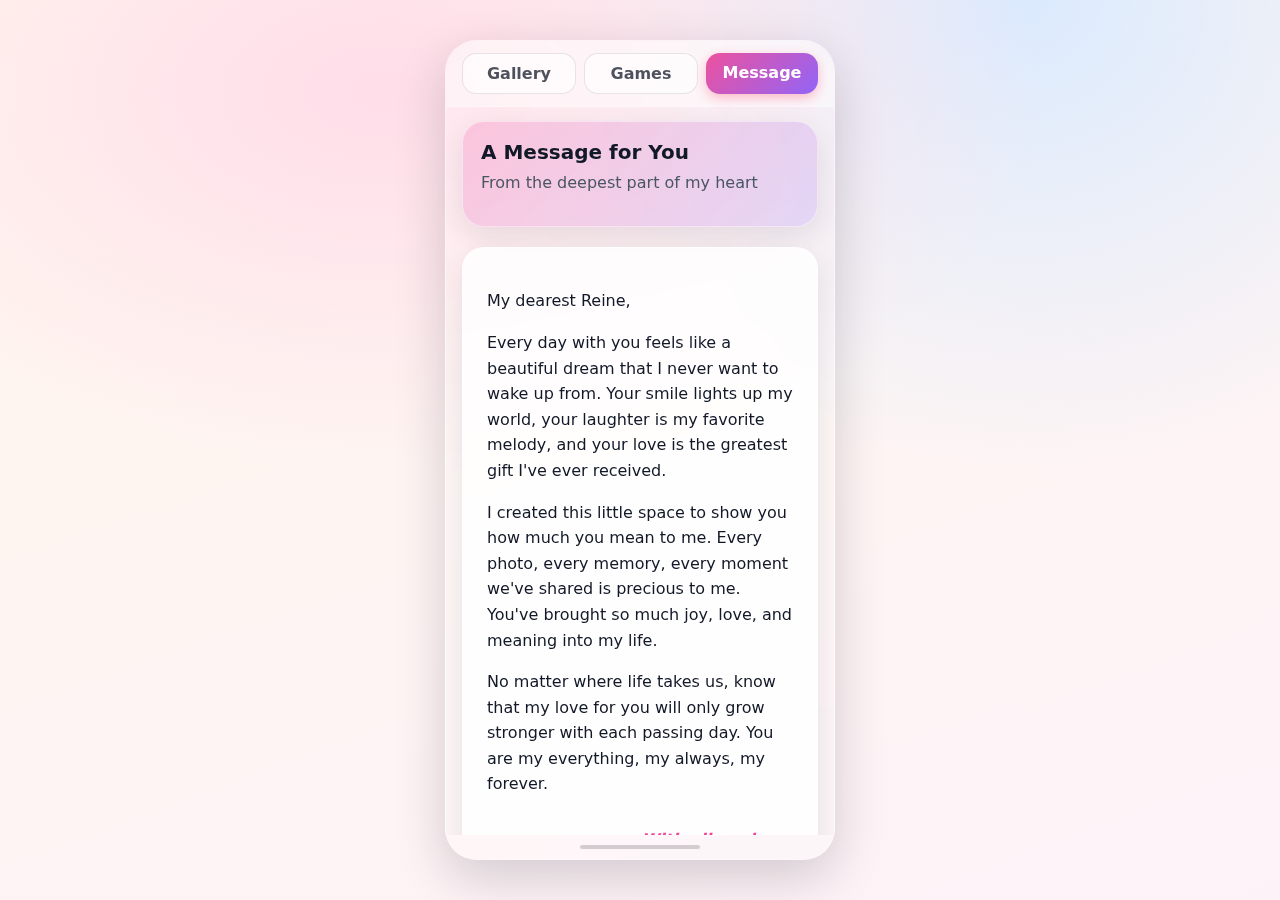
<file: message.html>
<!doctype html>
<html lang="en">
<head>
  <meta charset="UTF-8" />
  <meta name="viewport" content="width=device-width, initial-scale=1.0, viewport-fit=cover" />
  <!-- For iOS -->
<meta name="apple-mobile-web-app-capable" content="yes">
<meta name="apple-mobile-web-app-status-bar-style" content="black-translucent">
<meta name="apple-mobile-web-app-title" content="For Reine">

<!-- For Android -->
<meta name="mobile-web-app-capable" content="yes">
<meta name="theme-color" content="#ec4899">

<!-- Link to manifest -->
<link rel="manifest" href="manifest.json">

<!-- Apple Touch Icon -->
<link rel="apple-touch-icon" href="assets/icons/apple-touch-icon.png">
  <!-- For iOS -->
<meta name="apple-mobile-web-app-capable" content="yes">
<meta name="apple-mobile-web-app-status-bar-style" content="black-translucent">
<meta name="apple-mobile-web-app-title" content="For Reine">

<!-- For Android -->
<meta name="mobile-web-app-capable" content="yes">
<meta name="theme-color" content="#ec4899">

<!-- Link to manifest -->
<link rel="manifest" href="manifest.json">

<!-- Apple Touch Icon -->
<link rel="apple-touch-icon" href="assets/icons/apple-touch-icon.png">
  <title>Message | For Reine</title>
  <link rel="stylesheet" href="assets/css/style.css" />
  <style>
    .message-nav {
      display: flex;
      gap: 8px;
      padding: 12px 16px;
      position: relative;
      z-index: 2;
      background: rgba(255, 255, 255, 0.25);
      backdrop-filter: blur(10px);
      border-bottom: 1px solid rgba(255, 255, 255, 0.35);
    }

    .message-nav__link {
      flex: 1;
      text-align: center;
      padding: 10px 12px;
      border-radius: 14px;
      text-decoration: none;
      font-weight: 900;
      color: rgba(17, 24, 39, 0.75);
      background: rgba(255, 255, 255, 0.55);
      border: 1px solid rgba(17, 24, 39, 0.1);
      transition: all 0.2s ease;
    }

    .message-nav__link:hover {
      transform: translateY(-1px);
      box-shadow: 0 4px 12px rgba(17, 24, 39, 0.1);
    }

    .message-nav__link.is-active {
      border: 0;
      color: white;
      background: linear-gradient(135deg, rgba(236, 72, 153, 0.95), rgba(139, 92, 246, 0.95));
    }

    .message-screen {
      display: block;
      padding: 14px 16px 18px;
      overflow: auto;
      position: relative;
      z-index: 2;
      height: calc(100% - 60px);
    }

    .message-content {
      background: var(--card);
      border: 1px solid rgba(255, 255, 255, .45);
      border-radius: var(--radius);
      padding: 24px;
      margin-top: 20px;
      box-shadow: 0 10px 30px rgba(17, 24, 39, .10);
      line-height: 1.6;
      font-size: 16px;
    }

    .message-signature {
      text-align: right;
      margin-top: 30px;
      font-style: italic;
      font-weight: 900;
      color: var(--accent);
    }
  </style>
</head>
<body>
  <main class="app" aria-label="Message">
    <div class="phone" role="application" aria-label="Message for Reine">
      <div class="bgParticles" id="bgParticles" aria-hidden="true"></div>

    <!-- In message.html, use: -->
<nav class="message-nav" aria-label="Main navigation">
  <a href="gallery.html" class="message-nav__link">Gallery</a>
  <a href="games.html" class="message-nav__link">Games</a>
  <a href="message.html" class="message-nav__link is-active">Message</a>
</nav>

      <section class="message-screen">
        <div class="card card--hero">
          <h2 class="h2">A Message for You</h2>
          <p class="sub">From the deepest part of my heart</p>
        </div>

        <div class="message-content">
          <p>My dearest Reine,</p>
          
          <p>Every day with you feels like a beautiful dream that I never want to wake up from. Your smile lights up my world, your laughter is my favorite melody, and your love is the greatest gift I've ever received.</p>
          
          <p>I created this little space to show you how much you mean to me. Every photo, every memory, every moment we've shared is precious to me. You've brought so much joy, love, and meaning into my life.</p>
          
          <p>No matter where life takes us, know that my love for you will only grow stronger with each passing day. You are my everything, my always, my forever.</p>
          
          <div class="message-signature">
            <p>With all my love,</p>
            <p>Always yours ❤</p>
          </div>
        </div>
      </section>

      <footer class="bottombar" aria-label="Footer">
        <div class="bottombar__dot"></div>
      </footer>
    </div>
  </main>

  <script>
    // Background particles script
    (() => {
      function spawnBgParticle() {
        const bgParticles = document.getElementById('bgParticles');
        if (!bgParticles) return;
        if (window.matchMedia && window.matchMedia('(prefers-reduced-motion: reduce)').matches) return;

        const el = document.createElement('span');
        el.className = 'bgParticle';

        const pick = Math.random();
        el.textContent = pick < 0.72 ? '❤' : '🌹';

        const x = Math.random() * 100;
        const size = 14 + Math.random() * 20;
        const dur = 5.5 + Math.random() * 5.5;
        const drift = (-16 + Math.random() * 32).toFixed(2) + 'px';
        const rot = (-18 + Math.random() * 36).toFixed(2) + 'deg';

        el.style.setProperty('--x', x.toFixed(2) + '%');
        el.style.setProperty('--size', size.toFixed(0) + 'px');
        el.style.setProperty('--dur', dur.toFixed(2) + 's');
        el.style.setProperty('--drift', drift);
        el.style.setProperty('--rot', rot);

        bgParticles.appendChild(el);

        window.setTimeout(() => {
          el.remove();
        }, Math.ceil(dur * 1000) + 200);
      }

      function startParticles() {
        const bgParticles = document.getElementById('bgParticles');
        if (!bgParticles) return;
        for (let i = 0; i < 8; i++) spawnBgParticle();
        window.setInterval(spawnBgParticle, 420);
      }

      startParticles();
    })();
  </script>
</body>
</html>
</file>
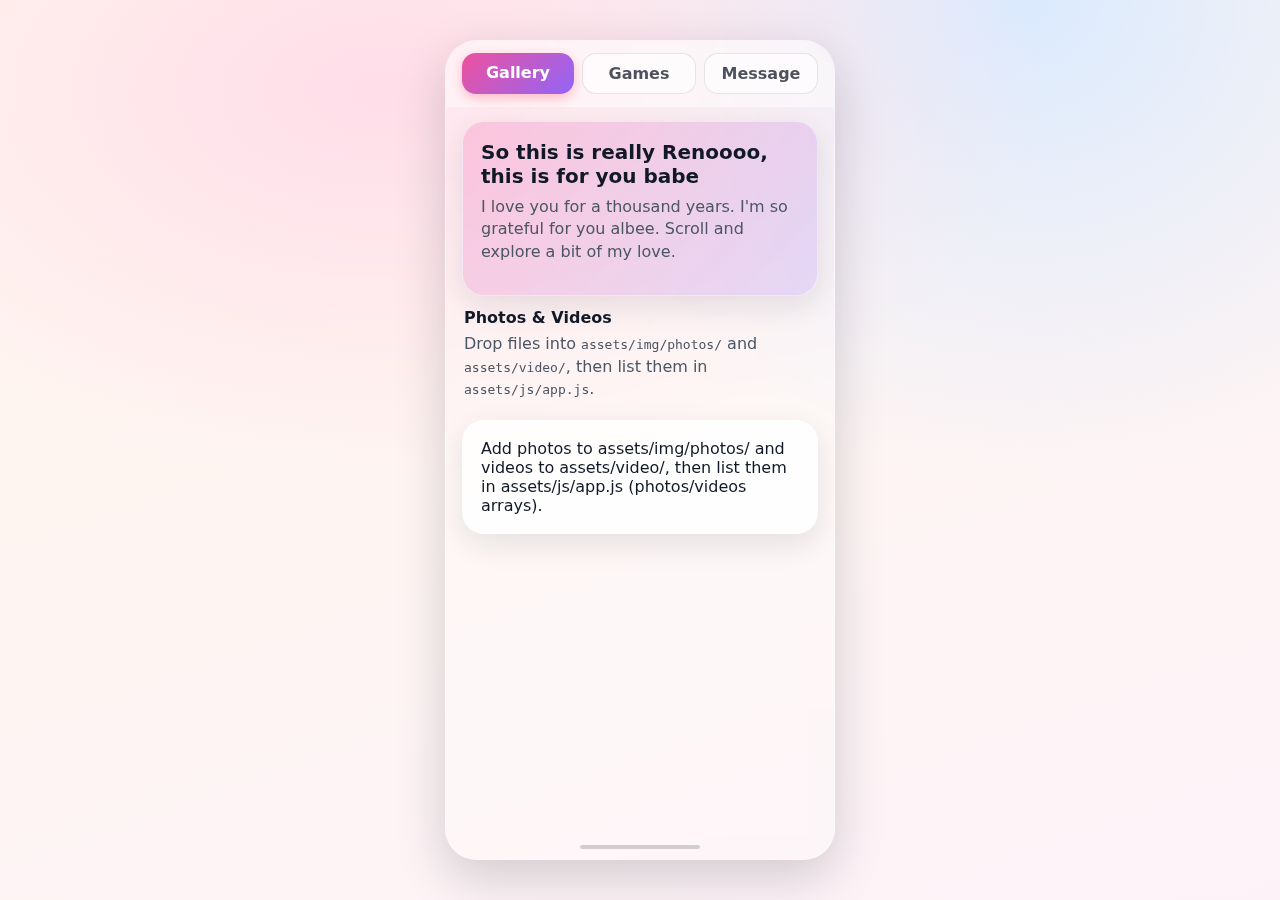
<file: reno/gallery.html>
<!doctype html>
<html lang="en">
<head>
  <meta charset="UTF-8" />
  <meta name="viewport" content="width=device-width, initial-scale=1.0, viewport-fit=cover" />
  <title>Gallery | For Reine</title>
  <link rel="stylesheet" href="assets/css/style.css" />
  <!-- Mobile PWA meta tags -->
  <meta name="apple-mobile-web-app-capable" content="yes">
  <meta name="apple-mobile-web-app-status-bar-style" content="black-translucent">
  <meta name="apple-mobile-web-app-title" content="For Reine">
  <meta name="mobile-web-app-capable" content="yes">
  <meta name="theme-color" content="#ec4899">
  <link rel="manifest" href="manifest.json">
  <link rel="apple-touch-icon" href="assets/icons/apple-touch-icon.png">
  <style>
    /* Navigation styles */
    .gallery-nav {
      display: flex;
      gap: 8px;
      padding: 12px 16px;
      position: relative;
      z-index: 2;
      background: rgba(255, 255, 255, 0.25);
      backdrop-filter: blur(10px);
      border-bottom: 1px solid rgba(255, 255, 255, 0.35);
    }

    .gallery-nav__link {
      flex: 1;
      text-align: center;
      padding: 10px 12px;
      border-radius: 14px;
      text-decoration: none;
      font-weight: 900;
      color: rgba(17, 24, 39, 0.75);
      background: rgba(255, 255, 255, 0.55);
      border: 1px solid rgba(17, 24, 39, 0.1);
      transition: all 0.2s ease;
    }

    .gallery-nav__link:hover {
      transform: translateY(-1px);
      box-shadow: 0 4px 12px rgba(17, 24, 39, 0.1);
    }

    .gallery-nav__link.is-active {
      border: 0;
      color: white;
      background: linear-gradient(135deg, rgba(236, 72, 153, 0.95), rgba(139, 92, 246, 0.95));
    }

    /* Gallery specific styles */
    .gallery-screen {
      display: block;
      padding: 14px 16px 18px;
      overflow: auto;
      position: relative;
      z-index: 2;
      height: calc(100% - 60px);
    }
  </style>
</head>
<body>
  <main class="app" aria-label="Gallery">
    <div class="phone" role="application" aria-label="Gallery for Reine">
      <div class="bgParticles" id="bgParticles" aria-hidden="true"></div>

      <!-- In gallery.html, replace the navigation with this: -->
<nav class="gallery-nav" aria-label="Main navigation">
  <a href="gallery.html" class="gallery-nav__link is-active">Gallery</a>
  <a href="games.html" class="gallery-nav__link">Games</a>
  <a href="message.html" class="gallery-nav__link">Message</a>
</nav>

      <section class="gallery-screen" id="gallery-content" aria-labelledby="giftTitle">
        <!-- Library block removed here -->

        <div class="card card--hero">
          <h2 class="h2" id="giftTitle">So this is really Renoooo, this is for you babe</h2>
          <p class="sub">I love you for a thousand years. I'm so grateful for you albee. Scroll and explore a bit of my love.</p>
        </div>

        <section class="mix" aria-label="Memories">
          <div class="mix__head">
            <div class="panel__title">Photos & Videos</div>
            <p class="sub">Drop files into <code>assets/img/photos/</code> and <code>assets/video/</code>, then list them in <code>assets/js/app.js</code>.</p>
          </div>

          <div class="mix__feed" id="mixFeed" aria-label="Mixed feed">
            <!-- Content will be populated by JavaScript -->
          </div>
        </section>

        <div class="lightbox" id="lightbox" aria-hidden="true">
          <button class="lightbox__close" id="lightboxClose" type="button" aria-label="Close">×</button>
          <button class="lightbox__nav" id="lightboxPrev" type="button" aria-label="Previous">‹</button>
          <figure class="lightbox__figure">
            <img class="lightbox__img" id="lightboxImg" alt="" />
            <figcaption class="lightbox__caption" id="lightboxCaption"></figcaption>
          </figure>
          <button class="lightbox__nav" id="lightboxNext" type="button" aria-label="Next">›</button>
        </div>
      </section>

      <footer class="bottombar" aria-label="Footer">
        <div class="bottombar__dot"></div>
      </footer>
    </div>
  </main>

  <script>
    (() => {
      // Copy the photos and videos arrays from app.js
      const photos = [];
      const videos = [];

      const mixFeed = document.getElementById('mixFeed');
      const lightbox = document.getElementById('lightbox');
      const lightboxImg = document.getElementById('lightboxImg');
      const lightboxCaption = document.getElementById('lightboxCaption');
      const lightboxClose = document.getElementById('lightboxClose');
      const lightboxPrev = document.getElementById('lightboxPrev');
      const lightboxNext = document.getElementById('lightboxNext');

      let activePhotoIndex = 0;

      function renderMixFeed() {
        if (!mixFeed) return;
        mixFeed.innerHTML = '';

        const hasAny = photos.length || videos.length;
        if (!hasAny) {
          const p = document.createElement('div');
          p.className = 'card';
          p.textContent = 'Add photos to assets/img/photos/ and videos to assets/video/, then list them in assets/js/app.js (photos/videos arrays).';
          mixFeed.appendChild(p);
          return;
        }

        const maxLen = Math.max(photos.length, videos.length);
        const feed = [];
        for (let i = 0; i < maxLen; i++) {
          if (photos[i]) feed.push({ kind: 'photo', index: i, ...photos[i] });
          if (videos[i]) feed.push({ kind: 'video', index: i, ...videos[i] });
        }

        const floatClasses = ['floatA', 'floatB', 'floatC'];

        feed.forEach((item, i) => {
          const row = document.createElement('article');
          row.className = `mixItem ${i % 2 === 0 ? 'is-left' : 'is-right'}`;

          const card = document.createElement('div');
          card.className = `mixCard ${floatClasses[i % floatClasses.length]}`;

          const media = document.createElement('div');
          media.className = 'mixCard__media';

          if (item.kind === 'photo') {
            const btn = document.createElement('button');
            btn.type = 'button';
            btn.style.padding = '0';
            btn.style.border = '0';
            btn.style.background = 'transparent';
            btn.style.width = '100%';
            btn.addEventListener('click', () => openLightbox(item.index));

            const img = document.createElement('img');
            img.src = item.src;
            img.alt = item.caption || `Photo ${item.index + 1}`;
            img.loading = 'lazy';

            btn.appendChild(img);
            media.appendChild(btn);
          } else {
            const v = document.createElement('video');
            v.controls = true;
            v.preload = 'metadata';
            v.src = item.src;
            media.appendChild(v);
          }

          const body = document.createElement('div');
          body.className = 'mixCard__body';

          const title = document.createElement('p');
          title.className = 'mixCard__title';
          title.textContent = item.kind === 'video' ? (item.title || 'Video') : 'Photo';

          body.appendChild(title);

          const messageWrap = document.createElement('div');
          messageWrap.className = 'mixCard__message';

          const message = document.createElement('p');
          message.className = 'mixCard__messageText';
          message.textContent = item.message || item.caption || '';

          messageWrap.appendChild(message);
          body.appendChild(messageWrap);

          card.appendChild(media);
          card.appendChild(body);
          row.appendChild(card);
          mixFeed.appendChild(row);
        });
      }

      function openLightbox(idx) {
        activePhotoIndex = idx;
        updateLightbox();
        lightbox.classList.add('is-open');
        lightbox.setAttribute('aria-hidden', 'false');
      }

      function closeLightbox() {
        lightbox.classList.remove('is-open');
        lightbox.setAttribute('aria-hidden', 'true');
      }

      function updateLightbox() {
        const item = photos[activePhotoIndex];
        if (!item) return;
        lightboxImg.src = item.src;
        lightboxImg.alt = item.caption || `Photo ${activePhotoIndex + 1}`;
        lightboxCaption.textContent = item.caption || '';
      }

      function prevPhoto() {
        if (!photos.length) return;
        activePhotoIndex = (activePhotoIndex - 1 + photos.length) % photos.length;
        updateLightbox();
      }

      function nextPhoto() {
        if (!photos.length) return;
        activePhotoIndex = (activePhotoIndex + 1) % photos.length;
        updateLightbox();
      }

      // Event listeners for lightbox
      lightboxClose.addEventListener('click', closeLightbox);
      lightboxPrev.addEventListener('click', prevPhoto);
      lightboxNext.addEventListener('click', nextPhoto);

      lightbox.addEventListener('click', (e) => {
        if (e.target === lightbox) closeLightbox();
      });

      document.addEventListener('keydown', (e) => {
        if (!lightbox.classList.contains('is-open')) return;
        if (e.key === 'Escape') closeLightbox();
        if (e.key === 'ArrowLeft') prevPhoto();
        if (e.key === 'ArrowRight') nextPhoto();
      });

      // Start background particles
      function spawnBgParticle() {
        const bgParticles = document.getElementById('bgParticles');
        if (!bgParticles) return;
        if (window.matchMedia && window.matchMedia('(prefers-reduced-motion: reduce)').matches) return;

        const el = document.createElement('span');
        el.className = 'bgParticle';

        const pick = Math.random();
        el.textContent = pick < 0.72 ? '❤' : '🌹';

        const x = Math.random() * 100;
        const size = 14 + Math.random() * 20;
        const dur = 5.5 + Math.random() * 5.5;
        const drift = (-16 + Math.random() * 32).toFixed(2) + 'px';
        const rot = (-18 + Math.random() * 36).toFixed(2) + 'deg';

        el.style.setProperty('--x', x.toFixed(2) + '%');
        el.style.setProperty('--size', size.toFixed(0) + 'px');
        el.style.setProperty('--dur', dur.toFixed(2) + 's');
        el.style.setProperty('--drift', drift);
        el.style.setProperty('--rot', rot);

        bgParticles.appendChild(el);

        window.setTimeout(() => {
          el.remove();
        }, Math.ceil(dur * 1000) + 200);
      }

      function startParticles() {
        const bgParticles = document.getElementById('bgParticles');
        if (!bgParticles) return;
        for (let i = 0; i < 8; i++) spawnBgParticle();
        window.setInterval(spawnBgParticle, 420);
      }

      // Initialize everything
      renderMixFeed();
      startParticles();
    })();
  </script>
</body>
</html>
</file>
<file: assets/css/style.css>
:root{
  --bg1:#ffdde9;
  --bg2:#dbeafe;
  --card:#ffffffcc;
  --text:#111827;
  --muted:#4b5563;
  --accent:#ec4899;
  --accent2:#8b5cf6;
  --danger:#ef4444;
  --shadow: 0 18px 50px rgba(17,24,39,.18);
  --radius: 22px;
}

*{box-sizing:border-box}
html,body{height:100%}
body{
  margin:0;
  font-family: ui-sans-serif, system-ui, -apple-system, Segoe UI, Roboto, Arial, "Noto Sans", "Apple Color Emoji", "Segoe UI Emoji";
  color:var(--text);
  background: radial-gradient(1200px 700px at 30% 10%, var(--bg1), transparent 55%),
              radial-gradient(900px 800px at 80% 0%, var(--bg2), transparent 60%),
              linear-gradient(160deg, #fff7ed, #fdf2f8);
}

.app{
  min-height:100svh;
  display:grid;
  place-items:center;
  padding:18px;
}

.phone{
  width:min(390px, 100%);
  height:100svh;
  max-height:820px;
  border-radius:32px;
  background: rgba(255,255,255,.25);
  box-shadow: var(--shadow);
  border:1px solid rgba(255,255,255,.35);
  backdrop-filter: blur(10px);
  overflow:hidden;
  position:relative;
  display:flex;
  flex-direction:column;
}

.bgParticles{
  position:absolute;
  inset:0;
  overflow:hidden;
  pointer-events:none;
  z-index:0;
}

.bgParticle{
  position:absolute;
  left:var(--x);
  bottom:-12%;
  font-size: var(--size);
  opacity:0;
  filter: drop-shadow(0 8px 14px rgba(17,24,39,.14));
  animation: rise var(--dur) linear forwards;
}

@keyframes rise{
  0%{transform: translateY(0) translateX(0) rotate(0deg); opacity:0}
  10%{opacity:.75}
  50%{transform: translateY(-52svh) translateX(var(--drift)) rotate(var(--rot)); opacity:.65}
  100%{transform: translateY(-115svh) translateX(calc(var(--drift) * 1.4)) rotate(calc(var(--rot) * 1.4)); opacity:0}
}

.unlockOverlay{
  position:absolute;
  inset:0;
  display:none;
  align-items:center;
  justify-content:center;
  pointer-events:none;
  z-index:6;
  background: radial-gradient(900px 700px at 50% 35%, rgba(255,45,85,.12), rgba(10,10,18,.96));
  /* Add backdrop blur for better readability */
  backdrop-filter: blur(20px);
  -webkit-backdrop-filter: blur(20px);
}

.unlockOverlay.is-active{
  display:flex;
  pointer-events:auto;
}

.unlockHearts{
  position:absolute;
  inset:0;
  overflow:hidden;
  pointer-events:none;
  z-index:0;
}

.unlockHeart{
  position:absolute;
  left:var(--x);
  top:var(--y);
  font-size: var(--size);
  opacity:0;
  color: rgba(255,45,85,.96);
  text-shadow:
    0 0 10px rgba(255,45,85,.55),
    0 0 24px rgba(255,45,85,.35),
    0 8px 18px rgba(0,0,0,.25);
  animation: popFloat var(--dur) ease-in-out forwards;
}

@keyframes popFloat{
  0%{transform: translateY(10px) scale(.6) rotate(0deg); opacity:0}
  12%{opacity:.95}
  55%{transform: translateY(calc(var(--driftY) * .55)) translateX(calc(var(--driftX) * .55)) scale(1.06) rotate(var(--rot)); opacity:.9}
  100%{transform: translateY(var(--driftY)) translateX(var(--driftX)) scale(.95) rotate(calc(var(--rot) * 1.2)); opacity:0}
}

.neonWall{
  position:absolute;
  inset:0;
  display:grid;
  place-items:center;
  padding: 18px;
  z-index:2;
}

.neonWall__single{
  width: min(340px, 92%);
  text-align:center;
  font-weight: 950;
  font-size: 22px;
  line-height: 1.2;
  letter-spacing: .2px;
  color: rgba(255,255,255,.98);
  text-shadow:
    0 0 10px rgba(255,255,255,.40),
    0 0 18px rgba(255,45,85,.70),
    0 0 34px rgba(255,45,85,.55),
    0 0 60px rgba(255,45,85,.38);
}

.topbar{
  display:flex;
  align-items:center;
  justify-content:space-between;
  padding:14px 16px;
  position:relative;
  z-index:2;
}

.topbar.is-hidden{display:none}

.libraryHead{
  margin: 6px 0 10px;
  padding: 10px 12px;
  border-radius: 18px;
  background: rgba(255,255,255,.55);
  border: 1px solid rgba(17,24,39,.10);
}

.libraryHead__title{
  font-weight: 950;
  font-size: 22px;
  letter-spacing: .2px;
  margin-bottom: 6px;
}

.libraryHead__row{
  display:flex;
  gap:10px;
  align-items:center;
  margin-bottom: 8px;
}

.libraryHead__link{
  display:inline-block;
  padding:10px 12px;
  border-radius: 14px;
  font-weight: 900;
  color: white;
  text-decoration:none;
  background: linear-gradient(135deg, rgba(255,45,85,.95), rgba(139,92,246,.90));
}

.libraryHead__scan{
  font-size: 12px;
  font-weight: 800;
  color: rgba(17,24,39,.70);
  line-height: 1.35;
}

.topbar__title{
  font-weight:700;
  letter-spacing:.2px;
}

.topbar__ghost{
  border:0;
  background:transparent;
  color:var(--muted);
  font-weight:600;
}

.screen{
  flex:1;
  display:none;
  padding:14px 16px 18px;
  overflow:auto;
  position:relative;
  z-index:2;
}

.screen.is-active{display:block}

.screen.centered.is-active{
  display:flex;
  align-items:center;
  justify-content:center;
}

.screen.centered{
  overflow:hidden;
}

.screen.centered .card{
  width:100%;
  max-width: 360px;
  min-height: min(520px, 70svh);
  display:flex;
  flex-direction:column;
  justify-content:center;
}

.card{
  background: var(--card);
  border:1px solid rgba(255,255,255,.45);
  border-radius: var(--radius);
  padding:18px;
  box-shadow: 0 10px 30px rgba(17,24,39,.10);
}

.card--hero{
  background: linear-gradient(135deg, rgba(236,72,153,.22), rgba(139,92,246,.18));
}

.h1{margin:0 0 8px; font-size:28px; line-height:1.1}
.h2{margin:0 0 8px; font-size:20px}
.sub{margin:0 0 14px; color:var(--muted); line-height:1.4}
.hint{margin:14px 0 0; color:var(--muted); font-size:13px}

.step{font-weight:700; color:rgba(17,24,39,.65); font-size:12px; margin-bottom:10px}

.actions{margin-top:14px; display:flex; gap:10px}
.actions.two{justify-content:space-between}

.btn{
  appearance:none;
  border:1px solid rgba(17,24,39,.12);
  background: rgba(255,255,255,.6);
  color:var(--text);
  padding:12px 14px;
  border-radius:14px;
  font-weight:700;
  width:100%;
}

.btn-primary{
  border:0;
  background: linear-gradient(135deg, var(--accent), var(--accent2));
  color:white;
}

.field{display:block; margin-top:10px}
.field__label{display:block; font-size:12px; font-weight:800; color:rgba(17,24,39,.7); margin-bottom:6px}
.input{
  width:100%;
  border-radius:14px;
  border:1px solid rgba(17,24,39,.12);
  background: rgba(255,255,255,.7);
  padding:12px 12px;
  font-size:16px;
  outline:none;
}

.input:focus{border-color: rgba(236,72,153,.55); box-shadow:0 0 0 4px rgba(236,72,153,.12)}

.error{
  margin-top:10px;
  color: var(--danger);
  font-weight:700;
  font-size:13px;
}

.shake{
  animation: shake .35s linear;
}

@keyframes shake{
  0%{transform:translateX(0)}
  20%{transform:translateX(-8px)}
  40%{transform:translateX(7px)}
  60%{transform:translateX(-6px)}
  80%{transform:translateX(4px)}
  100%{transform:translateX(0)}
}

.tabs{
  display:flex;
  gap:8px;
  padding:12px 4px 8px;
}

.tab{
  flex:1;
  border-radius:999px;
  border:1px solid rgba(17,24,39,.10);
  background: rgba(255,255,255,.55);
  padding:10px 12px;
  font-weight:800;
  color: rgba(17,24,39,.75);
}

.tab.is-active{
  border:0;
  color:white;
  background: linear-gradient(135deg, rgba(236,72,153,.95), rgba(139,92,246,.95));
}

.panel{display:none}
.panel.is-active{display:block}

.panel__title{font-weight:900; margin:10px 0 6px}
.panel__sub{margin:0 0 12px; color:var(--muted); font-size:13px; line-height:1.35}

.mix{margin-top:12px}
.mix__head{padding:0 2px}

.mix__feed{
  display:flex;
  flex-direction:column;
  gap:14px;
  padding:6px 0 0;
}

.mixItem{
  width:100%;
  display:flex;
}

.mixItem.is-left{justify-content:flex-start}
.mixItem.is-right{justify-content:flex-end}

.mixCard{
  width:min(320px, 92%);
  border-radius: 22px;
  border:1px solid rgba(17,24,39,.10);
  background: rgba(255,255,255,.55);
  overflow:hidden;
  box-shadow: 0 10px 26px rgba(17,24,39,.10);
  transform: translateZ(0);
}

.mixCard__media{
  width:100%;
  display:block;
}

.mixCard__media img{
  width:100%;
  height:auto;
  display:block;
}

.mixCard__media video{
  width:100%;
  display:block;
}

.mixCard__body{
  padding:10px 12px 12px;
}

.mixCard__title{
  font-weight:900;
  margin:0 0 4px;
}

.mixCard__message{
  margin-top:10px;
  padding:10px 10px;
  border-radius:16px;
  background: rgba(255,255,255,.66);
  border:1px solid rgba(17,24,39,.10);
}

.mixCard__messageText{
  margin:0;
  color: rgba(17,24,39,.82);
  font-weight:800;
  line-height:1.35;
  font-size:13px;
}

.mixCard__caption{
  margin:0;
  color:rgba(17,24,39,.70);
  font-weight:650;
  line-height:1.35;
  font-size:13px;
}

.floatA{animation: floatA 5.6s ease-in-out infinite}
.floatB{animation: floatB 6.4s ease-in-out infinite}
.floatC{animation: floatC 7.1s ease-in-out infinite}

@keyframes floatA{
  0%,100%{transform: translateY(0) rotate(-.2deg)}
  50%{transform: translateY(-6px) rotate(.3deg)}
}

@keyframes floatB{
  0%,100%{transform: translateY(0) rotate(.15deg)}
  50%{transform: translateY(-8px) rotate(-.35deg)}
}

@keyframes floatC{
  0%,100%{transform: translateY(0) rotate(.25deg)}
  50%{transform: translateY(-5px) rotate(-.15deg)}
}

.grid{
  display:grid;
  grid-template-columns: repeat(3, 1fr);
  gap:8px;
}

.thumb{
  width:100%;
  aspect-ratio: 1/1;
  border-radius:16px;
  overflow:hidden;
  border:1px solid rgba(17,24,39,.10);
  background: rgba(255,255,255,.55);
}

.thumb button{
  padding:0;
  border:0;
  background:transparent;
  width:100%;
  height:100%;
  display:block;
}

.thumb img{width:100%; height:100%; object-fit:cover; display:block}

.list{display:flex; flex-direction:column; gap:12px}
.videoCard{
  padding:12px;
  border-radius:18px;
  border:1px solid rgba(17,24,39,.10);
  background: rgba(255,255,255,.55);
}
.videoCard__title{font-weight:900; margin-bottom:10px}
.videoCard video{width:100%; border-radius:14px}

.notes{
  display:grid;
  grid-template-columns: repeat(2, 1fr);
  gap:10px;
  margin-bottom:12px;
}

.note{
  border-radius:18px;
  border:1px solid rgba(17,24,39,.10);
  background: rgba(255,255,255,.55);
  padding:12px;
  min-height:110px;
  display:flex;
  flex-direction:column;
  justify-content:space-between;
}

.note__top{font-weight:900; font-size:13px; color:rgba(17,24,39,.7)}
.note__msg{margin:10px 0 0; font-weight:800; line-height:1.25}
.note__hidden{color:transparent; text-shadow:0 0 10px rgba(17,24,39,.22)}
.note.is-open .note__hidden{color:inherit; text-shadow:none}

.letter{margin:8px 0 0; color: rgba(17,24,39,.78); font-weight:650; line-height:1.45}

.lightbox{
  position: fixed;
  inset: 0;
  display:none;
  align-items:center;
  justify-content:center;
  padding:18px;
  background: rgba(17,24,39,.70);
  z-index: 50;
}

.lightbox.is-open{display:flex}

.lightbox__figure{
  margin:0;
  width:min(520px, 100%);
  background: rgba(255,255,255,.08);
  border:1px solid rgba(255,255,255,.16);
  border-radius: 22px;
  overflow:hidden;
}

.lightbox__img{width:100%; height:auto; display:block}
.lightbox__caption{padding:10px 12px; color: rgba(255,255,255,.92); font-weight:700}

.lightbox__close{
  position:absolute;
  top:12px;
  right:12px;
  width:44px;
  height:44px;
  border-radius:999px;
  border:0;
  background: rgba(255,255,255,.12);
  color:white;
  font-size:26px;
}

.lightbox__nav{
  width:46px;
  height:46px;
  border-radius:999px;
  border:0;
  background: rgba(255,255,255,.14);
  color:white;
  font-size:34px;
  margin:0 10px;
}

.bottombar{
  padding:10px;
  display:flex;
  justify-content:center;
  position:relative;
  z-index:2;
}

@media (prefers-reduced-motion: reduce){
  .bgParticle{animation:none; opacity:.12}
  .floatA,.floatB,.floatC{animation:none}
  .unlockOverlay.is-active .paintHeart__stroke{animation:none; stroke-dashoffset:0}
}

.bottombar__dot{
  width:120px;
  height:4px;
  border-radius:999px;
  background: rgba(17,24,39,.18);
}
/* Prevent text size adjustment on orientation change */
html {
  -webkit-text-size-adjust: 100%;
  text-size-adjust: 100%;
}

/* Better touch feedback */
.btn, .tab, .gallery-nav__link, .gameTab {
  -webkit-tap-highlight-color: transparent;
  transition: transform 0.2s ease, background-color 0.2s ease;
}

.btn:active, .tab:active, .gallery-nav__link:active, .gameTab:active {
  transform: scale(0.98);
}

/* Prevent zoom on input focus for iOS */
@media screen and (max-width: 768px) {
  input, textarea, select {
    font-size: 16px !important; /* Prevents iOS zoom */
  }
}

/* Better scrolling on iOS */
.phone {
  -webkit-overflow-scrolling: touch;
}

/* Hide scrollbar but keep functionality */
.screen::-webkit-scrollbar {
  width: 0;
  background: transparent;
}

/* Prevent pull-to-refresh on mobile */
body {
  overscroll-behavior-y: contain;
}
/* ====================
   PINK NAVIGATION HEADER
   ==================== */

.gallery-nav, .message-nav {
  display: flex;
  gap: 8px;
  padding: 12px 16px;
  position: relative;
  z-index: 2;
  /* More pink background */
  background: linear-gradient(135deg, rgba(255, 182, 193, 0.85), rgba(255, 105, 180, 0.85));
  backdrop-filter: blur(10px);
  border-bottom: 1px solid rgba(255, 255, 255, 0.35);
}

.gallery-nav__link, .message-nav__link {
  flex: 1;
  text-align: center;
  padding: 10px 12px;
  border-radius: 14px;
  text-decoration: none;
  font-weight: 900;
  color: rgba(17, 24, 39, 0.75);
  background: rgba(255, 255, 255, 0.75);
  border: 1px solid rgba(255, 255, 255, 0.3);
  transition: all 0.2s ease;
}

.gallery-nav__link:hover, .message-nav__link:hover {
  transform: translateY(-1px);
  box-shadow: 0 4px 12px rgba(17, 24, 39, 0.15);
}

.gallery-nav__link.is-active, .message-nav__link.is-active {
  border: 0;
  color: white;
  background: linear-gradient(135deg, rgba(255, 45, 85, 0.95), rgba(236, 72, 153, 0.95));
  box-shadow: 0 4px 12px rgba(255, 45, 85, 0.3);
}
</file>
<file: reno/assets/css/style.css>
:root{
  --bg1:#ffdde9;
  --bg2:#dbeafe;
  --card:#ffffffcc;
  --text:#111827;
  --muted:#4b5563;
  --accent:#ec4899;
  --accent2:#8b5cf6;
  --danger:#ef4444;
  --shadow: 0 18px 50px rgba(17,24,39,.18);
  --radius: 22px;
}

*{box-sizing:border-box}
html,body{height:100%}
body{
  margin:0;
  font-family: ui-sans-serif, system-ui, -apple-system, Segoe UI, Roboto, Arial, "Noto Sans", "Apple Color Emoji", "Segoe UI Emoji";
  color:var(--text);
  background: radial-gradient(1200px 700px at 30% 10%, var(--bg1), transparent 55%),
              radial-gradient(900px 800px at 80% 0%, var(--bg2), transparent 60%),
              linear-gradient(160deg, #fff7ed, #fdf2f8);
}

.app{
  min-height:100svh;
  display:grid;
  place-items:center;
  padding:18px;
}

.phone{
  width:min(390px, 100%);
  height:100svh;
  max-height:820px;
  border-radius:32px;
  background: rgba(255,255,255,.25);
  box-shadow: var(--shadow);
  border:1px solid rgba(255,255,255,.35);
  backdrop-filter: blur(10px);
  overflow:hidden;
  position:relative;
  display:flex;
  flex-direction:column;
}

.bgParticles{
  position:absolute;
  inset:0;
  overflow:hidden;
  pointer-events:none;
  z-index:0;
}

.bgParticle{
  position:absolute;
  left:var(--x);
  bottom:-12%;
  font-size: var(--size);
  opacity:0;
  filter: drop-shadow(0 8px 14px rgba(17,24,39,.14));
  animation: rise var(--dur) linear forwards;
}

@keyframes rise{
  0%{transform: translateY(0) translateX(0) rotate(0deg); opacity:0}
  10%{opacity:.75}
  50%{transform: translateY(-52svh) translateX(var(--drift)) rotate(var(--rot)); opacity:.65}
  100%{transform: translateY(-115svh) translateX(calc(var(--drift) * 1.4)) rotate(calc(var(--rot) * 1.4)); opacity:0}
}

.unlockOverlay{
  position:absolute;
  inset:0;
  display:none;
  align-items:center;
  justify-content:center;
  pointer-events:none;
  z-index:6;
  background: radial-gradient(900px 700px at 50% 35%, rgba(255,45,85,.12), rgba(10,10,18,.96));
  /* Add backdrop blur for better readability */
  backdrop-filter: blur(20px);
  -webkit-backdrop-filter: blur(20px);
}

.unlockOverlay.is-active{
  display:flex;
  pointer-events:auto;
}

.unlockHearts{
  position:absolute;
  inset:0;
  overflow:hidden;
  pointer-events:none;
  z-index:0;
}

.unlockHeart{
  position:absolute;
  left:var(--x);
  top:var(--y);
  font-size: var(--size);
  opacity:0;
  color: rgba(255,45,85,.96);
  text-shadow:
    0 0 10px rgba(255,45,85,.55),
    0 0 24px rgba(255,45,85,.35),
    0 8px 18px rgba(0,0,0,.25);
  animation: popFloat var(--dur) ease-in-out forwards;
}

@keyframes popFloat{
  0%{transform: translateY(10px) scale(.6) rotate(0deg); opacity:0}
  12%{opacity:.95}
  55%{transform: translateY(calc(var(--driftY) * .55)) translateX(calc(var(--driftX) * .55)) scale(1.06) rotate(var(--rot)); opacity:.9}
  100%{transform: translateY(var(--driftY)) translateX(var(--driftX)) scale(.95) rotate(calc(var(--rot) * 1.2)); opacity:0}
}

.neonWall{
  position:absolute;
  inset:0;
  display:grid;
  place-items:center;
  padding: 18px;
  z-index:2;
}

.neonWall__single{
  width: min(340px, 92%);
  text-align:center;
  font-weight: 950;
  font-size: 22px;
  line-height: 1.2;
  letter-spacing: .2px;
  color: rgba(255,255,255,.98);
  text-shadow:
    0 0 10px rgba(255,255,255,.40),
    0 0 18px rgba(255,45,85,.70),
    0 0 34px rgba(255,45,85,.55),
    0 0 60px rgba(255,45,85,.38);
}

.topbar{
  display:flex;
  align-items:center;
  justify-content:space-between;
  padding:14px 16px;
  position:relative;
  z-index:2;
}

.topbar.is-hidden{display:none}

.libraryHead{
  margin: 6px 0 10px;
  padding: 10px 12px;
  border-radius: 18px;
  background: rgba(255,255,255,.55);
  border: 1px solid rgba(17,24,39,.10);
}

.libraryHead__title{
  font-weight: 950;
  font-size: 22px;
  letter-spacing: .2px;
  margin-bottom: 6px;
}

.libraryHead__row{
  display:flex;
  gap:10px;
  align-items:center;
  margin-bottom: 8px;
}

.libraryHead__link{
  display:inline-block;
  padding:10px 12px;
  border-radius: 14px;
  font-weight: 900;
  color: white;
  text-decoration:none;
  background: linear-gradient(135deg, rgba(255,45,85,.95), rgba(139,92,246,.90));
}

.libraryHead__scan{
  font-size: 12px;
  font-weight: 800;
  color: rgba(17,24,39,.70);
  line-height: 1.35;
}

.topbar__title{
  font-weight:700;
  letter-spacing:.2px;
}

.topbar__ghost{
  border:0;
  background:transparent;
  color:var(--muted);
  font-weight:600;
}

.screen{
  flex:1;
  display:none;
  padding:14px 16px 18px;
  overflow:auto;
  position:relative;
  z-index:2;
}

.screen.is-active{display:block}

.screen.centered.is-active{
  display:flex;
  align-items:center;
  justify-content:center;
}

.screen.centered{
  overflow:hidden;
}

.screen.centered .card{
  width:100%;
  max-width: 360px;
  min-height: min(520px, 70svh);
  display:flex;
  flex-direction:column;
  justify-content:center;
}

.card{
  background: var(--card);
  border:1px solid rgba(255,255,255,.45);
  border-radius: var(--radius);
  padding:18px;
  box-shadow: 0 10px 30px rgba(17,24,39,.10);
}

.card--hero{
  background: linear-gradient(135deg, rgba(236,72,153,.22), rgba(139,92,246,.18));
}

.h1{margin:0 0 8px; font-size:28px; line-height:1.1}
.h2{margin:0 0 8px; font-size:20px}
.sub{margin:0 0 14px; color:var(--muted); line-height:1.4}
.hint{margin:14px 0 0; color:var(--muted); font-size:13px}

.step{font-weight:700; color:rgba(17,24,39,.65); font-size:12px; margin-bottom:10px}

.actions{margin-top:14px; display:flex; gap:10px}
.actions.two{justify-content:space-between}

.btn{
  appearance:none;
  border:1px solid rgba(17,24,39,.12);
  background: rgba(255,255,255,.6);
  color:var(--text);
  padding:12px 14px;
  border-radius:14px;
  font-weight:700;
  width:100%;
}

.btn-primary{
  border:0;
  background: linear-gradient(135deg, var(--accent), var(--accent2));
  color:white;
}

.field{display:block; margin-top:10px}
.field__label{display:block; font-size:12px; font-weight:800; color:rgba(17,24,39,.7); margin-bottom:6px}
.input{
  width:100%;
  border-radius:14px;
  border:1px solid rgba(17,24,39,.12);
  background: rgba(255,255,255,.7);
  padding:12px 12px;
  font-size:16px;
  outline:none;
}

.input:focus{border-color: rgba(236,72,153,.55); box-shadow:0 0 0 4px rgba(236,72,153,.12)}

.error{
  margin-top:10px;
  color: var(--danger);
  font-weight:700;
  font-size:13px;
}

.shake{
  animation: shake .35s linear;
}

@keyframes shake{
  0%{transform:translateX(0)}
  20%{transform:translateX(-8px)}
  40%{transform:translateX(7px)}
  60%{transform:translateX(-6px)}
  80%{transform:translateX(4px)}
  100%{transform:translateX(0)}
}

.tabs{
  display:flex;
  gap:8px;
  padding:12px 4px 8px;
}

.tab{
  flex:1;
  border-radius:999px;
  border:1px solid rgba(17,24,39,.10);
  background: rgba(255,255,255,.55);
  padding:10px 12px;
  font-weight:800;
  color: rgba(17,24,39,.75);
}

.tab.is-active{
  border:0;
  color:white;
  background: linear-gradient(135deg, rgba(236,72,153,.95), rgba(139,92,246,.95));
}

.panel{display:none}
.panel.is-active{display:block}

.panel__title{font-weight:900; margin:10px 0 6px}
.panel__sub{margin:0 0 12px; color:var(--muted); font-size:13px; line-height:1.35}

.mix{margin-top:12px}
.mix__head{padding:0 2px}

.mix__feed{
  display:flex;
  flex-direction:column;
  gap:14px;
  padding:6px 0 0;
}

.mixItem{
  width:100%;
  display:flex;
}

.mixItem.is-left{justify-content:flex-start}
.mixItem.is-right{justify-content:flex-end}

.mixCard{
  width:min(320px, 92%);
  border-radius: 22px;
  border:1px solid rgba(17,24,39,.10);
  background: rgba(255,255,255,.55);
  overflow:hidden;
  box-shadow: 0 10px 26px rgba(17,24,39,.10);
  transform: translateZ(0);
}

.mixCard__media{
  width:100%;
  display:block;
}

.mixCard__media img{
  width:100%;
  height:auto;
  display:block;
}

.mixCard__media video{
  width:100%;
  display:block;
}

.mixCard__body{
  padding:10px 12px 12px;
}

.mixCard__title{
  font-weight:900;
  margin:0 0 4px;
}

.mixCard__message{
  margin-top:10px;
  padding:10px 10px;
  border-radius:16px;
  background: rgba(255,255,255,.66);
  border:1px solid rgba(17,24,39,.10);
}

.mixCard__messageText{
  margin:0;
  color: rgba(17,24,39,.82);
  font-weight:800;
  line-height:1.35;
  font-size:13px;
}

.mixCard__caption{
  margin:0;
  color:rgba(17,24,39,.70);
  font-weight:650;
  line-height:1.35;
  font-size:13px;
}

.floatA{animation: floatA 5.6s ease-in-out infinite}
.floatB{animation: floatB 6.4s ease-in-out infinite}
.floatC{animation: floatC 7.1s ease-in-out infinite}

@keyframes floatA{
  0%,100%{transform: translateY(0) rotate(-.2deg)}
  50%{transform: translateY(-6px) rotate(.3deg)}
}

@keyframes floatB{
  0%,100%{transform: translateY(0) rotate(.15deg)}
  50%{transform: translateY(-8px) rotate(-.35deg)}
}

@keyframes floatC{
  0%,100%{transform: translateY(0) rotate(.25deg)}
  50%{transform: translateY(-5px) rotate(-.15deg)}
}

.grid{
  display:grid;
  grid-template-columns: repeat(3, 1fr);
  gap:8px;
}

.thumb{
  width:100%;
  aspect-ratio: 1/1;
  border-radius:16px;
  overflow:hidden;
  border:1px solid rgba(17,24,39,.10);
  background: rgba(255,255,255,.55);
}

.thumb button{
  padding:0;
  border:0;
  background:transparent;
  width:100%;
  height:100%;
  display:block;
}

.thumb img{width:100%; height:100%; object-fit:cover; display:block}

.list{display:flex; flex-direction:column; gap:12px}
.videoCard{
  padding:12px;
  border-radius:18px;
  border:1px solid rgba(17,24,39,.10);
  background: rgba(255,255,255,.55);
}
.videoCard__title{font-weight:900; margin-bottom:10px}
.videoCard video{width:100%; border-radius:14px}

.notes{
  display:grid;
  grid-template-columns: repeat(2, 1fr);
  gap:10px;
  margin-bottom:12px;
}

.note{
  border-radius:18px;
  border:1px solid rgba(17,24,39,.10);
  background: rgba(255,255,255,.55);
  padding:12px;
  min-height:110px;
  display:flex;
  flex-direction:column;
  justify-content:space-between;
}

.note__top{font-weight:900; font-size:13px; color:rgba(17,24,39,.7)}
.note__msg{margin:10px 0 0; font-weight:800; line-height:1.25}
.note__hidden{color:transparent; text-shadow:0 0 10px rgba(17,24,39,.22)}
.note.is-open .note__hidden{color:inherit; text-shadow:none}

.letter{margin:8px 0 0; color: rgba(17,24,39,.78); font-weight:650; line-height:1.45}

.lightbox{
  position: fixed;
  inset: 0;
  display:none;
  align-items:center;
  justify-content:center;
  padding:18px;
  background: rgba(17,24,39,.70);
  z-index: 50;
}

.lightbox.is-open{display:flex}

.lightbox__figure{
  margin:0;
  width:min(520px, 100%);
  background: rgba(255,255,255,.08);
  border:1px solid rgba(255,255,255,.16);
  border-radius: 22px;
  overflow:hidden;
}

.lightbox__img{width:100%; height:auto; display:block}
.lightbox__caption{padding:10px 12px; color: rgba(255,255,255,.92); font-weight:700}

.lightbox__close{
  position:absolute;
  top:12px;
  right:12px;
  width:44px;
  height:44px;
  border-radius:999px;
  border:0;
  background: rgba(255,255,255,.12);
  color:white;
  font-size:26px;
}

.lightbox__nav{
  width:46px;
  height:46px;
  border-radius:999px;
  border:0;
  background: rgba(255,255,255,.14);
  color:white;
  font-size:34px;
  margin:0 10px;
}

.bottombar{
  padding:10px;
  display:flex;
  justify-content:center;
  position:relative;
  z-index:2;
}

@media (prefers-reduced-motion: reduce){
  .bgParticle{animation:none; opacity:.12}
  .floatA,.floatB,.floatC{animation:none}
  .unlockOverlay.is-active .paintHeart__stroke{animation:none; stroke-dashoffset:0}
}

.bottombar__dot{
  width:120px;
  height:4px;
  border-radius:999px;
  background: rgba(17,24,39,.18);
}
/* Prevent text size adjustment on orientation change */
html {
  -webkit-text-size-adjust: 100%;
  text-size-adjust: 100%;
}

/* Better touch feedback */
.btn, .tab, .gallery-nav__link, .gameTab {
  -webkit-tap-highlight-color: transparent;
  transition: transform 0.2s ease, background-color 0.2s ease;
}

.btn:active, .tab:active, .gallery-nav__link:active, .gameTab:active {
  transform: scale(0.98);
}

/* Prevent zoom on input focus for iOS */
@media screen and (max-width: 768px) {
  input, textarea, select {
    font-size: 16px !important; /* Prevents iOS zoom */
  }
}

/* Better scrolling on iOS */
.phone {
  -webkit-overflow-scrolling: touch;
}

/* Hide scrollbar but keep functionality */
.screen::-webkit-scrollbar {
  width: 0;
  background: transparent;
}

/* Prevent pull-to-refresh on mobile */
body {
  overscroll-behavior-y: contain;
}
/* ====================
   PINK NAVIGATION HEADER
   ==================== */

.gallery-nav, .message-nav {
  display: flex;
  gap: 8px;
  padding: 12px 16px;
  position: relative;
  z-index: 2;
  /* More pink background */
  background: linear-gradient(135deg, rgba(255, 182, 193, 0.85), rgba(255, 105, 180, 0.85));
  backdrop-filter: blur(10px);
  border-bottom: 1px solid rgba(255, 255, 255, 0.35);
}

.gallery-nav__link, .message-nav__link {
  flex: 1;
  text-align: center;
  padding: 10px 12px;
  border-radius: 14px;
  text-decoration: none;
  font-weight: 900;
  color: rgba(17, 24, 39, 0.75);
  background: rgba(255, 255, 255, 0.75);
  border: 1px solid rgba(255, 255, 255, 0.3);
  transition: all 0.2s ease;
}

.gallery-nav__link:hover, .message-nav__link:hover {
  transform: translateY(-1px);
  box-shadow: 0 4px 12px rgba(17, 24, 39, 0.15);
}

.gallery-nav__link.is-active, .message-nav__link.is-active {
  border: 0;
  color: white;
  background: linear-gradient(135deg, rgba(255, 45, 85, 0.95), rgba(236, 72, 153, 0.95));
  box-shadow: 0 4px 12px rgba(255, 45, 85, 0.3);
}
</file>
